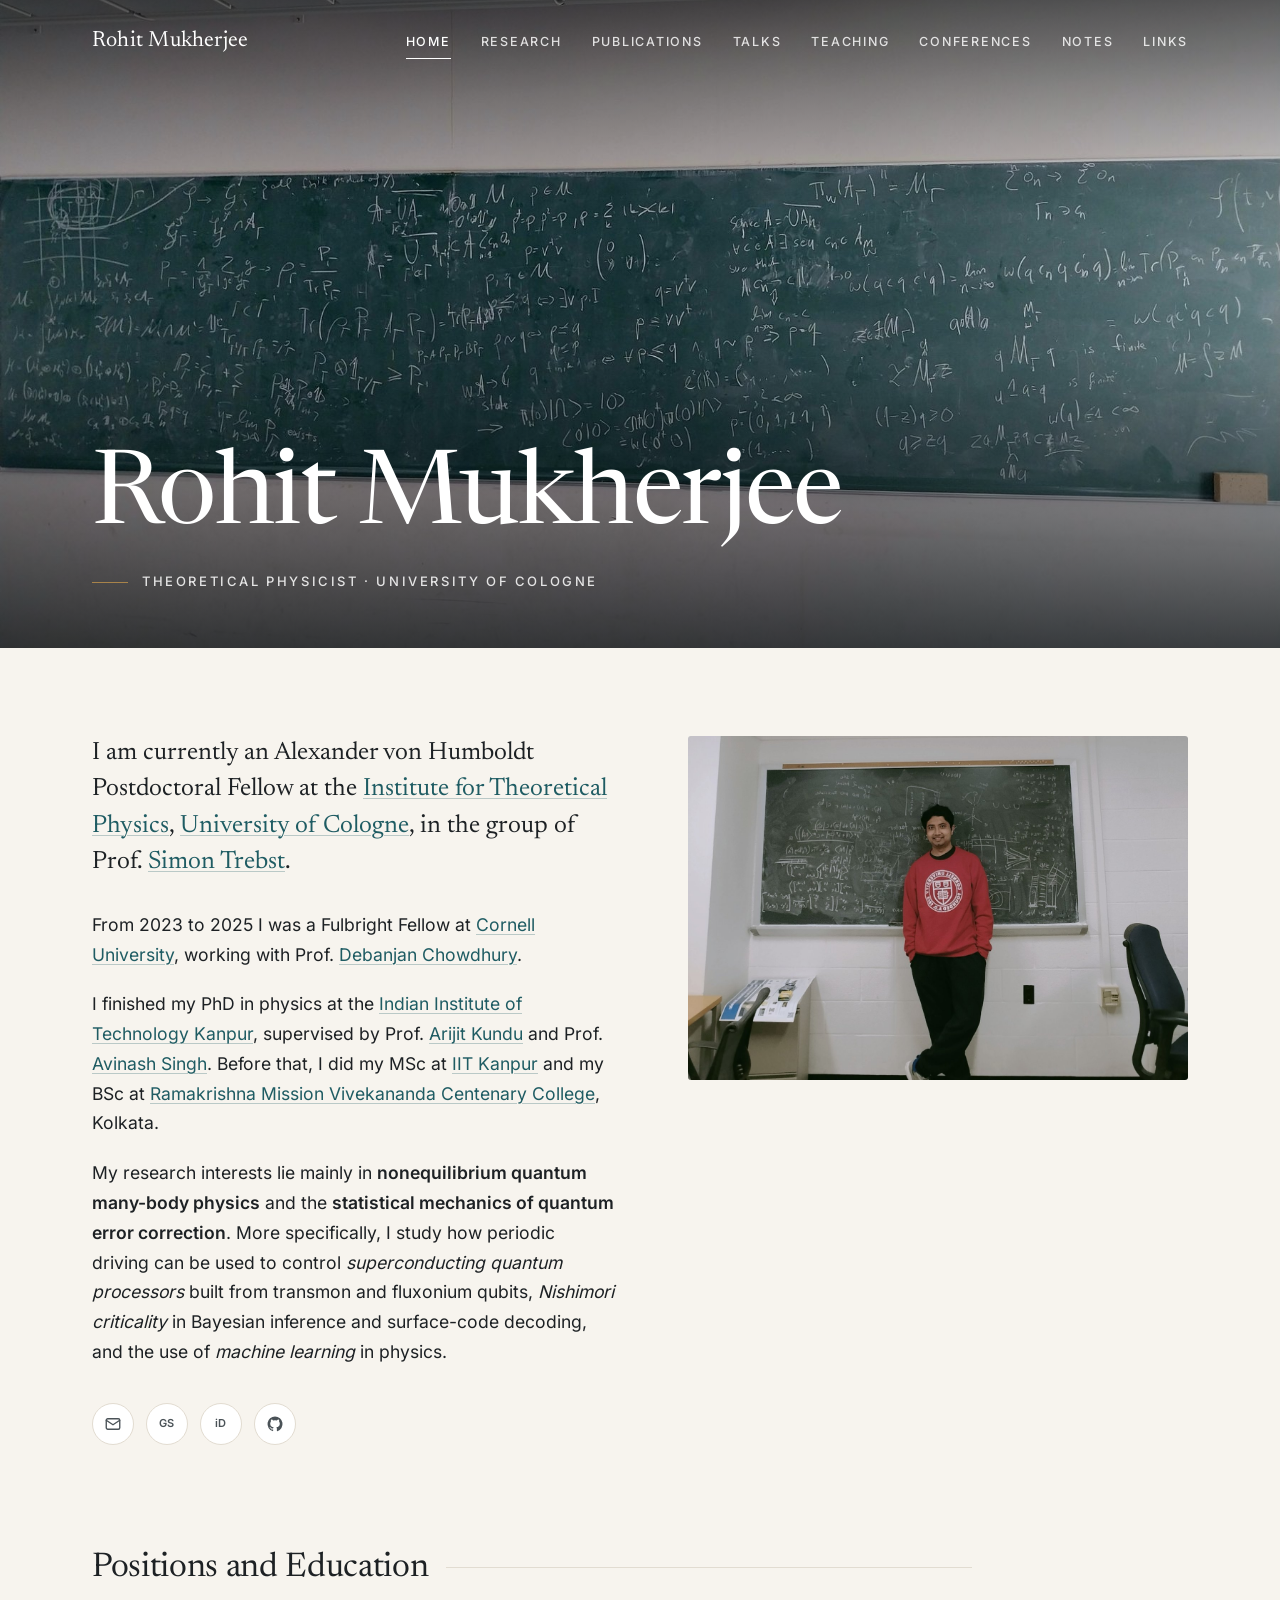
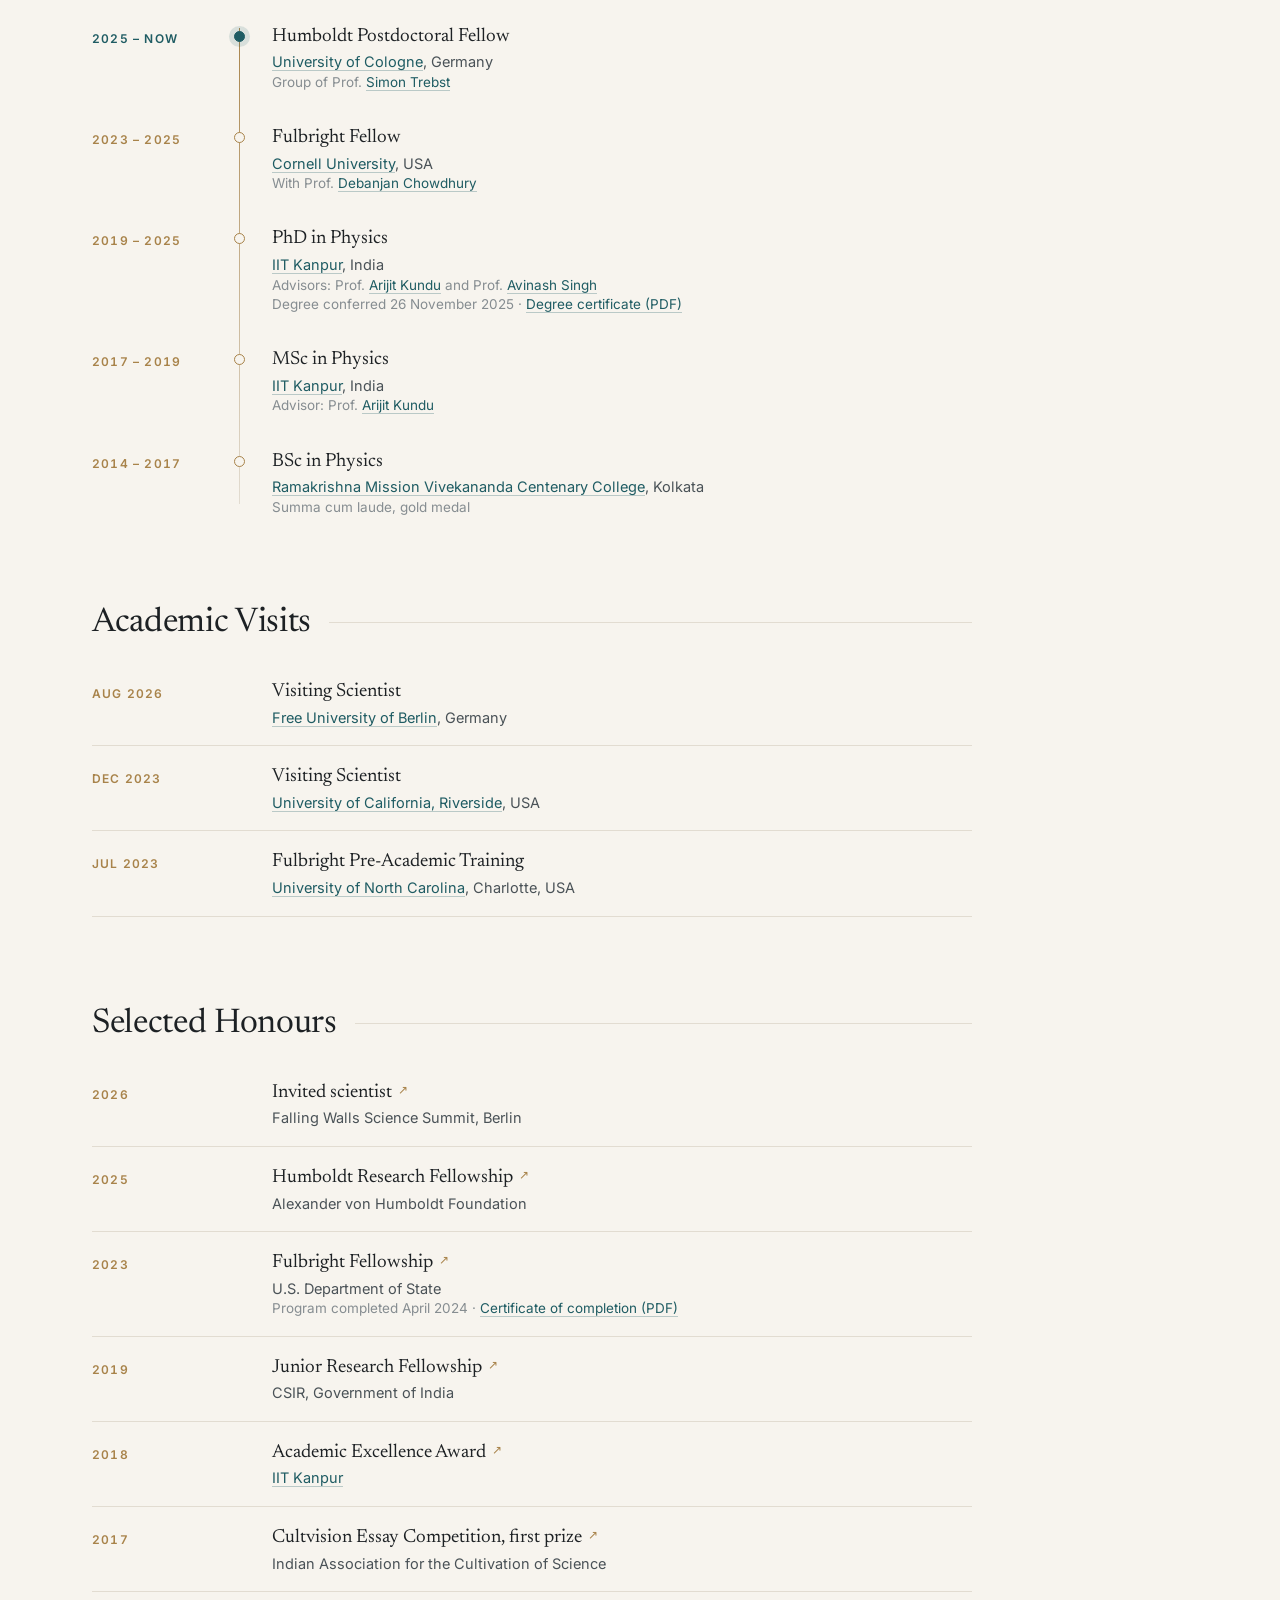
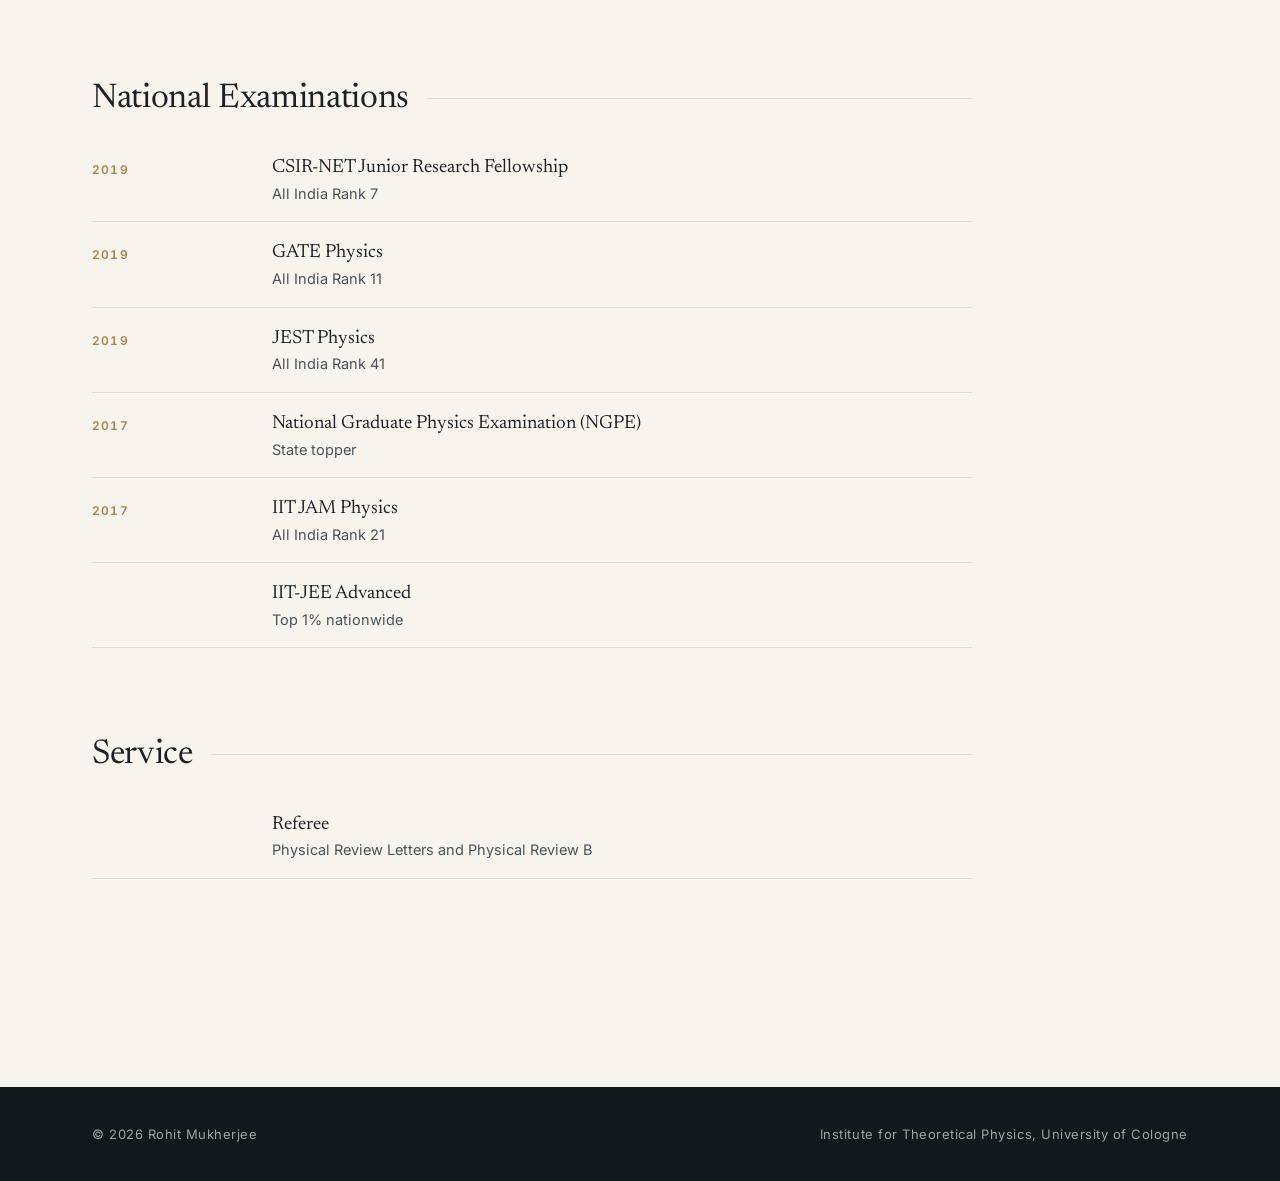
<file: index.html>
<!DOCTYPE html>
<html lang="en">
  <head>
    <meta charset="UTF-8" />
    <meta name="viewport" content="width=device-width, initial-scale=1.0" />
    <title>Rohit Mukherjee</title>
    <meta name="description" content="Rohit Mukherjee, Alexander von Humboldt postdoctoral fellow at the Institute for Theoretical Physics, University of Cologne. Nonequilibrium quantum many-body physics and statistical mechanics of quantum error correction." />
    <link href="/assets/fonts/fonts.css" rel="stylesheet" />
    <link rel="stylesheet" href="/assets/site.css" />
  </head>
  <body class="has-hero">
    <header class="topbar">
      <div class="topbar-inner">
        <a class="brand" href="/">Rohit Mukherjee</a>
        <input class="nav-toggle" id="nav-toggle" type="checkbox" />
        <label class="nav-toggle-label" for="nav-toggle" aria-label="Menu"><span></span><span></span><span></span></label>
        <nav class="topnav" aria-label="Primary">
          <a href="/" aria-current="page">Home</a>
          <a href="/research/">Research</a>
          <a href="/publications/">Publications</a>
          <a href="/talks/">Talks</a>
          <a href="/teaching/">Teaching</a>
          <a href="/conferences/">Conferences</a>
          <a href="/notes/">Notes</a>
          <a href="/links/">Links</a>
        </nav>
      </div>
    </header>
    <section class="banner banner-home" style="background-image: url('/assets/img/blackboard.jpg'); background-size: cover; background-position: center 60%">
      <div class="banner-inner">
        <h1>Rohit Mukherjee</h1>
        <p class="banner-sub">Theoretical physicist &middot; University of Cologne</p>
      </div>
    </section>
    <main class="page">
      <div class="home-grid section">
        <div class="prose">
          <p>I am currently an Alexander von Humboldt Postdoctoral Fellow at the <a href="https://www.thp.uni-koeln.de/">Institute for Theoretical Physics</a>, <a href="https://www.uni-koeln.de/">University of Cologne</a>, in the group of Prof. <a href="https://www.thp.uni-koeln.de/trebst/">Simon Trebst</a>.</p>
          <p>From 2023 to 2025 I was a Fulbright Fellow at <a href="https://physics.cornell.edu/">Cornell University</a>, working with Prof. <a href="https://physics.cornell.edu/debanjan-chowdhury">Debanjan Chowdhury</a>.</p>
          <p>I finished my PhD in physics at the <a href="https://www.iitk.ac.in/phy/">Indian Institute of Technology Kanpur</a>, supervised by Prof. <a href="https://home.iitk.ac.in/~kundua/">Arijit Kundu</a> and Prof. <a href="https://home.iitk.ac.in/~avinas/">Avinash Singh</a>. Before that, I did my MSc at <a href="https://www.iitk.ac.in/">IIT Kanpur</a> and my BSc at <a href="https://www.rkmvccrahara.org/">Ramakrishna Mission Vivekananda Centenary College</a>, Kolkata.</p>
          <p>My research interests lie mainly in <b>nonequilibrium quantum many-body physics</b> and the <b>statistical mechanics of quantum error correction</b>. More specifically, I study how periodic driving can be used to control <i>superconducting quantum processors</i> built from transmon and fluxonium qubits, <i>Nishimori criticality</i> in Bayesian inference and surface-code decoding, and the use of <i>machine learning</i> in physics.</p>
          <div class="icon-row"><a href="mailto:rmukher3@uni-koeln.de" title="Email" aria-label="Email"><svg viewBox="0 0 24 24" fill="none" stroke="currentColor" stroke-width="1.8" stroke-linecap="round" stroke-linejoin="round"><rect x="3" y="5" width="18" height="14" rx="2"/><path d="m3 7 9 6 9-6"/></svg></a><a href="https://scholar.google.com/citations?hl=en&amp;user=v8mCv8QAAAAJ&amp;view_op=list_works&amp;sortby=pubdate" title="Google Scholar" aria-label="Google Scholar">GS</a><a href="https://orcid.org/0000-0002-8428-6194" title="ORCID" aria-label="ORCID">iD</a><a href="https://github.com/rohitthpkoln-dotcom" title="GitHub" aria-label="GitHub"><svg viewBox="0 0 24 24" fill="currentColor"><path d="M12 2a10 10 0 0 0-3.16 19.49c.5.09.68-.22.68-.48v-1.7c-2.78.6-3.37-1.34-3.37-1.34-.45-1.16-1.11-1.47-1.11-1.47-.91-.62.07-.6.07-.6 1 .07 1.53 1.03 1.53 1.03.9 1.52 2.34 1.08 2.91.83.09-.65.35-1.08.63-1.33-2.22-.25-4.55-1.11-4.55-4.94 0-1.09.39-1.98 1.03-2.68-.1-.25-.45-1.27.1-2.64 0 0 .84-.27 2.75 1.02a9.56 9.56 0 0 1 5 0c1.91-1.29 2.75-1.02 2.75-1.02.55 1.37.2 2.39.1 2.64.64.7 1.03 1.59 1.03 2.68 0 3.84-2.34 4.68-4.57 4.93.36.31.68.92.68 1.85v2.75c0 .27.18.58.69.48A10 10 0 0 0 12 2Z"/></svg></a></div>
        </div>
        <figure class="photo-card" style="margin:0"><img src="/assets/img/portrait.jpg" alt="Photo of Rohit Mukherjee" /></figure>
      </div>
      <section class="section">
        <h2>Positions and Education</h2>
        <ul class="facts timeline">
          <li class="is-current"><span class="fact-when">2025 &ndash; now</span><span class="tl-dot" aria-hidden="true"></span><span class="fact-text">Humboldt Postdoctoral Fellow<span class="fact-place"><a href="https://www.uni-koeln.de/">University of Cologne</a>, Germany</span><span class="fact-sub">Group of Prof. <a href="https://www.thp.uni-koeln.de/trebst/">Simon Trebst</a></span></span></li>
          <li><span class="fact-when">2023 &ndash; 2025</span><span class="tl-dot" aria-hidden="true"></span><span class="fact-text">Fulbright Fellow<span class="fact-place"><a href="https://www.cornell.edu/">Cornell University</a>, USA</span><span class="fact-sub">With Prof. <a href="https://physics.cornell.edu/debanjan-chowdhury">Debanjan Chowdhury</a></span></span></li>
          <li><span class="fact-when">2019 &ndash; 2025</span><span class="tl-dot" aria-hidden="true"></span><span class="fact-text">PhD in Physics<span class="fact-place"><a href="https://www.iitk.ac.in/">IIT Kanpur</a>, India</span><span class="fact-sub">Advisors: Prof. <a href="https://home.iitk.ac.in/~kundua/">Arijit Kundu</a> and Prof. <a href="https://home.iitk.ac.in/~avinas/">Avinash Singh</a></span><span class="fact-sub">Degree conferred 26 November 2025 &middot; <a href="/assets/docs/phd-degree-certificate.pdf">Degree certificate (PDF)</a></span></span></li>
          <li><span class="fact-when">2017 &ndash; 2019</span><span class="tl-dot" aria-hidden="true"></span><span class="fact-text">MSc in Physics<span class="fact-place"><a href="https://www.iitk.ac.in/">IIT Kanpur</a>, India</span><span class="fact-sub">Advisor: Prof. <a href="https://home.iitk.ac.in/~kundua/">Arijit Kundu</a></span></span></li>
          <li><span class="fact-when">2014 &ndash; 2017</span><span class="tl-dot" aria-hidden="true"></span><span class="fact-text">BSc in Physics<span class="fact-place"><a href="https://www.rkmvccrahara.org/">Ramakrishna Mission Vivekananda Centenary College</a>, Kolkata</span><span class="fact-sub">Summa cum laude, gold medal</span></span></li>
        </ul>
      </section>
      <section class="section">
        <h2>Academic Visits</h2>
        <ul class="facts">
          <li><span class="fact-when">Aug 2026</span><span class="fact-text">Visiting Scientist<span class="fact-place"><a href="https://www.fu-berlin.de/">Free University of Berlin</a>, Germany</span></span></li>
          <li><span class="fact-when">Dec 2023</span><span class="fact-text">Visiting Scientist<span class="fact-place"><a href="https://www.ucr.edu/">University of California, Riverside</a>, USA</span></span></li>
          <li><span class="fact-when">Jul 2023</span><span class="fact-text">Fulbright Pre-Academic Training<span class="fact-place"><a href="https://www.charlotte.edu/">University of North Carolina</a>, Charlotte, USA</span></span></li>
        </ul>
      </section>
      <section class="section">
        <h2>Selected Honours</h2>
        <ul class="facts">
          <li><span class="fact-when">2026</span><span class="fact-text"><a class="fact-link" href="https://falling-walls.com/foundation/people/rohit-mukherjee">Invited scientist</a><span class="fact-place">Falling Walls Science Summit, Berlin</span></span></li>
          <li><span class="fact-when">2025</span><span class="fact-text"><a class="fact-link" href="https://www.humboldt-foundation.de/en/apply/sponsorship-programmes/humboldt-research-fellowship">Humboldt Research Fellowship</a><span class="fact-place">Alexander von Humboldt Foundation</span></span></li>
          <li><span class="fact-when">2023</span><span class="fact-text"><a class="fact-link" href="https://fulbrightprogram.org/">Fulbright Fellowship</a><span class="fact-place">U.S. Department of State</span><span class="fact-sub">Program completed April 2024 &middot; <a href="/assets/docs/fulbright-certificate.pdf">Certificate of completion (PDF)</a></span></span></li>
          <li><span class="fact-when">2019</span><span class="fact-text"><a class="fact-link" href="https://csirhrdg.res.in/">Junior Research Fellowship</a><span class="fact-place">CSIR, Government of India</span></span></li>
          <li><span class="fact-when">2018</span><span class="fact-text"><a class="fact-link" href="https://www.iitk.ac.in/">Academic Excellence Award</a><span class="fact-place"><a href="https://www.iitk.ac.in/">IIT Kanpur</a></span></span></li>
          <li><span class="fact-when">2017</span><span class="fact-text"><a class="fact-link" href="https://iacs.res.in/">Cultvision Essay Competition, first prize</a><span class="fact-place">Indian Association for the Cultivation of Science</span></span></li>
        </ul>
      </section>
      <section class="section">
        <h2>National Examinations</h2>
        <ul class="facts">
          <li><span class="fact-when">2019</span><span class="fact-text">CSIR-NET Junior Research Fellowship<span class="fact-place">All India Rank 7</span></span></li>
          <li><span class="fact-when">2019</span><span class="fact-text">GATE Physics<span class="fact-place">All India Rank 11</span></span></li>
          <li><span class="fact-when">2019</span><span class="fact-text">JEST Physics<span class="fact-place">All India Rank 41</span></span></li>
          <li><span class="fact-when">2017</span><span class="fact-text">National Graduate Physics Examination (NGPE)<span class="fact-place">State topper</span></span></li>
          <li><span class="fact-when">2017</span><span class="fact-text">IIT JAM Physics<span class="fact-place">All India Rank 21</span></span></li>
          <li><span class="fact-when"></span><span class="fact-text">IIT-JEE Advanced<span class="fact-place">Top 1% nationwide</span></span></li>
        </ul>
      </section>
      <section class="section">
        <h2>Service</h2>
        <ul class="facts">
          <li><span class="fact-when"></span><span class="fact-text">Referee<span class="fact-place">Physical Review Letters and Physical Review B</span></span></li>
        </ul>
      </section>
    </main>

    <footer class="footer">
      <div class="footer-inner">
        <span>&copy; 2026 Rohit Mukherjee</span>
        <span>Institute for Theoretical Physics, University of Cologne</span>
      </div>
    </footer>
  </body>
</html>
</file>
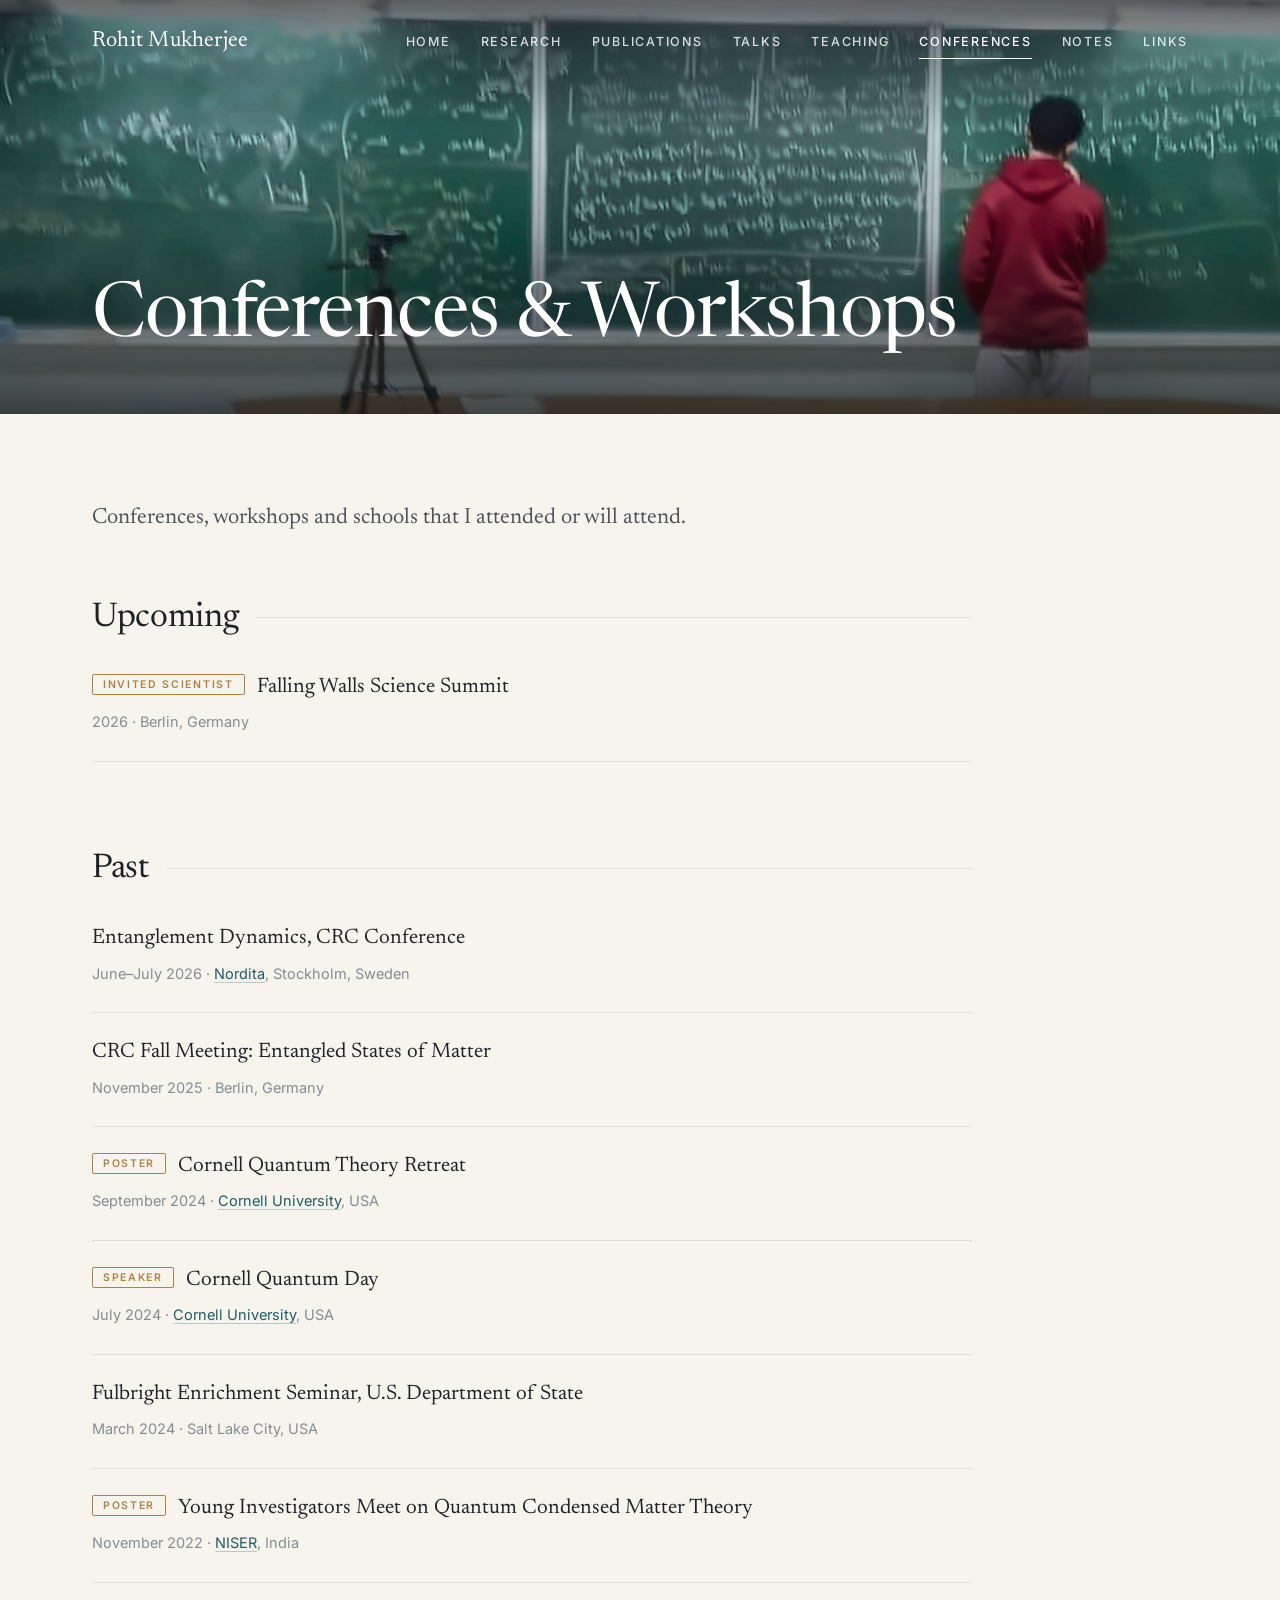
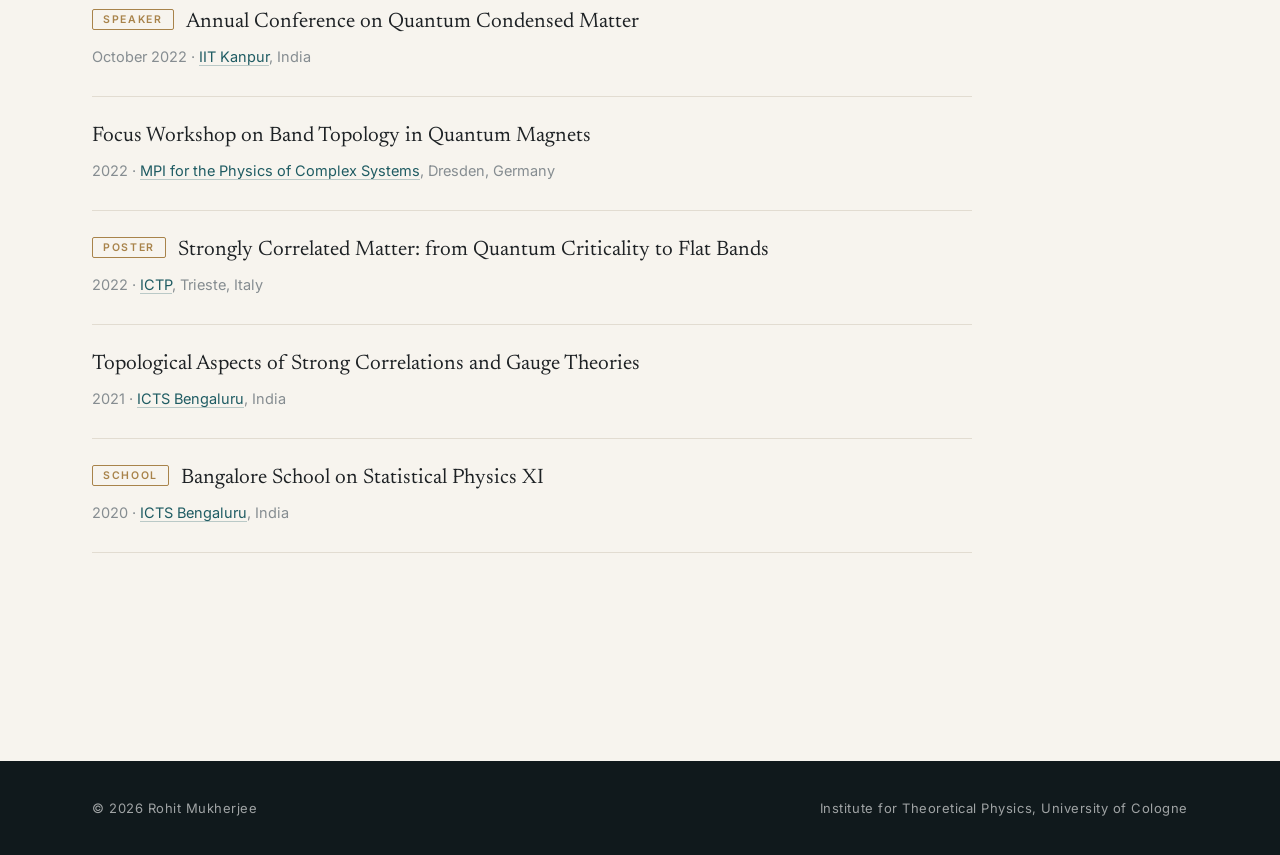
<file: conferences/index.html>
<!DOCTYPE html>
<html lang="en">
  <head>
    <meta charset="UTF-8" />
    <meta name="viewport" content="width=device-width, initial-scale=1.0" />
    <title>Conferences & Workshops | Rohit Mukherjee</title>
    <meta name="description" content="Rohit Mukherjee, Alexander von Humboldt postdoctoral fellow at the Institute for Theoretical Physics, University of Cologne. Nonequilibrium quantum many-body physics and statistical mechanics of quantum error correction." />
    <link href="/assets/fonts/fonts.css" rel="stylesheet" />
    <link rel="stylesheet" href="/assets/site.css" />
  </head>
  <body class="has-hero">
    <header class="topbar">
      <div class="topbar-inner">
        <a class="brand" href="/">Rohit Mukherjee</a>
        <input class="nav-toggle" id="nav-toggle" type="checkbox" />
        <label class="nav-toggle-label" for="nav-toggle" aria-label="Menu"><span></span><span></span><span></span></label>
        <nav class="topnav" aria-label="Primary">
          <a href="/">Home</a>
          <a href="/research/">Research</a>
          <a href="/publications/">Publications</a>
          <a href="/talks/">Talks</a>
          <a href="/teaching/">Teaching</a>
          <a href="/conferences/" aria-current="page">Conferences</a>
          <a href="/notes/">Notes</a>
          <a href="/links/">Links</a>
        </nav>
      </div>
    </header>
    <section class="banner banner-conferences" style="background-image: url('/assets/img/iitk-back.jpg'); background-size: cover; background-position: center 45%">
      <div class="banner-inner">
        <h1>Conferences &amp; Workshops</h1>
      </div>
    </section>
    <main class="page">
      <p class="page-intro">Conferences, workshops and schools that I attended or will attend.</p>
      <section class="section">
        <h2>Upcoming</h2>
      <ul class="entries">
        <li class="entry">
          <p class="entry-title"><span class="pill">Invited scientist</span><a href="https://falling-walls.com/foundation/people/rohit-mukherjee">Falling Walls Science Summit</a></p>
          <p class="entry-meta">2026 &middot; Berlin, Germany</p>
        </li>
      </ul>
      </section>
      <section class="section">
        <h2>Past</h2>
      <ul class="entries">
        <li class="entry">
          <p class="entry-title">Entanglement Dynamics, CRC Conference</p>
          <p class="entry-meta">June&ndash;July 2026 &middot; <a href="https://www.nordita.org/">Nordita</a>, Stockholm, Sweden</p>
        </li>
        <li class="entry">
          <p class="entry-title">CRC Fall Meeting: Entangled States of Matter</p>
          <p class="entry-meta">November 2025 &middot; Berlin, Germany</p>
        </li>
        <li class="entry">
          <p class="entry-title"><span class="pill">Poster</span>Cornell Quantum Theory Retreat</p>
          <p class="entry-meta">September 2024 &middot; <a href="https://www.cornell.edu/">Cornell University</a>, USA</p>
        </li>
        <li class="entry">
          <p class="entry-title"><span class="pill">Speaker</span>Cornell Quantum Day</p>
          <p class="entry-meta">July 2024 &middot; <a href="https://www.cornell.edu/">Cornell University</a>, USA</p>
        </li>
        <li class="entry">
          <p class="entry-title">Fulbright Enrichment Seminar, U.S. Department of State</p>
          <p class="entry-meta">March 2024 &middot; Salt Lake City, USA</p>
        </li>
        <li class="entry">
          <p class="entry-title"><span class="pill">Poster</span>Young Investigators Meet on Quantum Condensed Matter Theory</p>
          <p class="entry-meta">November 2022 &middot; <a href="https://www.niser.ac.in/">NISER</a>, India</p>
        </li>
        <li class="entry">
          <p class="entry-title"><span class="pill">Speaker</span>Annual Conference on Quantum Condensed Matter</p>
          <p class="entry-meta">October 2022 &middot; <a href="https://www.iitk.ac.in/">IIT Kanpur</a>, India</p>
        </li>
        <li class="entry">
          <p class="entry-title">Focus Workshop on Band Topology in Quantum Magnets</p>
          <p class="entry-meta">2022 &middot; <a href="https://www.pks.mpg.de/">MPI for the Physics of Complex Systems</a>, Dresden, Germany</p>
        </li>
        <li class="entry">
          <p class="entry-title"><span class="pill">Poster</span>Strongly Correlated Matter: from Quantum Criticality to Flat Bands</p>
          <p class="entry-meta">2022 &middot; <a href="https://www.ictp.it/">ICTP</a>, Trieste, Italy</p>
        </li>
        <li class="entry">
          <p class="entry-title">Topological Aspects of Strong Correlations and Gauge Theories</p>
          <p class="entry-meta">2021 &middot; <a href="https://www.icts.res.in/">ICTS Bengaluru</a>, India</p>
        </li>
        <li class="entry">
          <p class="entry-title"><span class="pill">School</span>Bangalore School on Statistical Physics XI</p>
          <p class="entry-meta">2020 &middot; <a href="https://www.icts.res.in/">ICTS Bengaluru</a>, India</p>
        </li>
      </ul>
      </section>
    </main>

    <footer class="footer">
      <div class="footer-inner">
        <span>&copy; 2026 Rohit Mukherjee</span>
        <span>Institute for Theoretical Physics, University of Cologne</span>
      </div>
    </footer>
  </body>
</html>
</file>
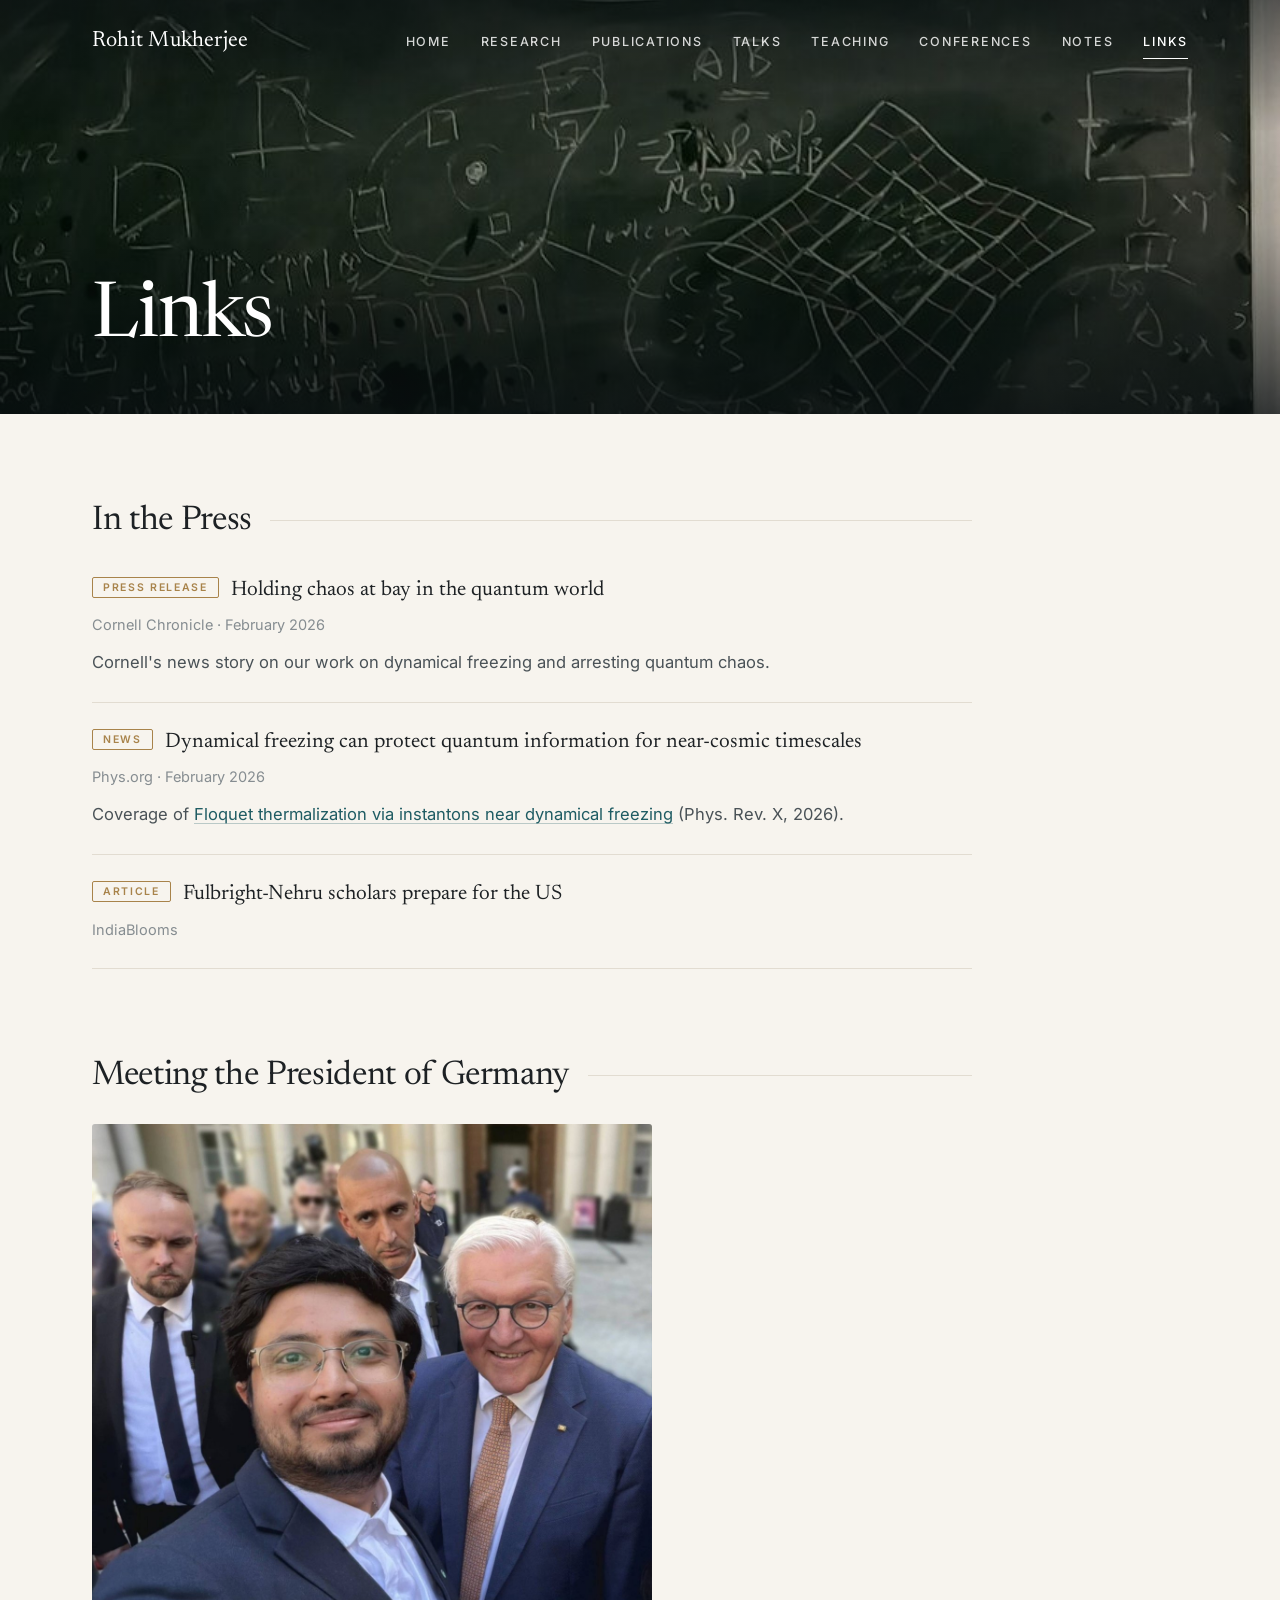
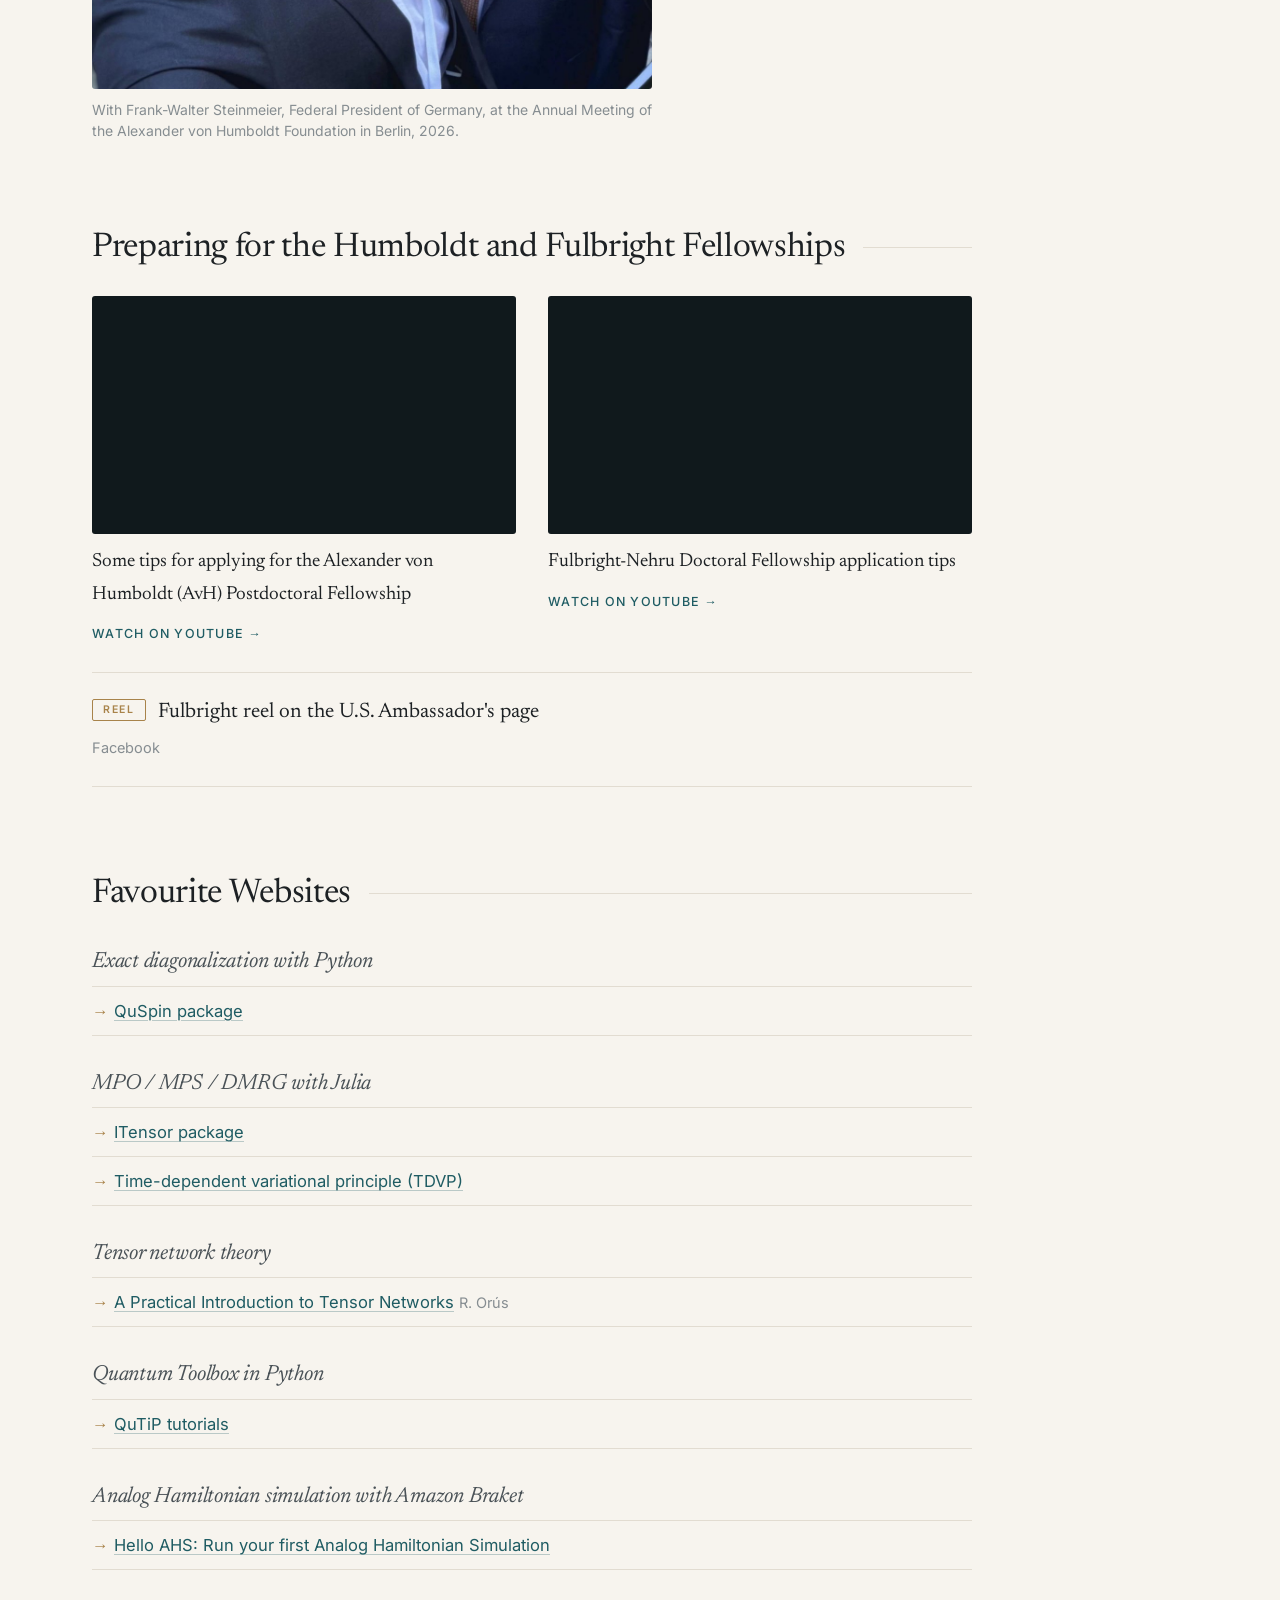
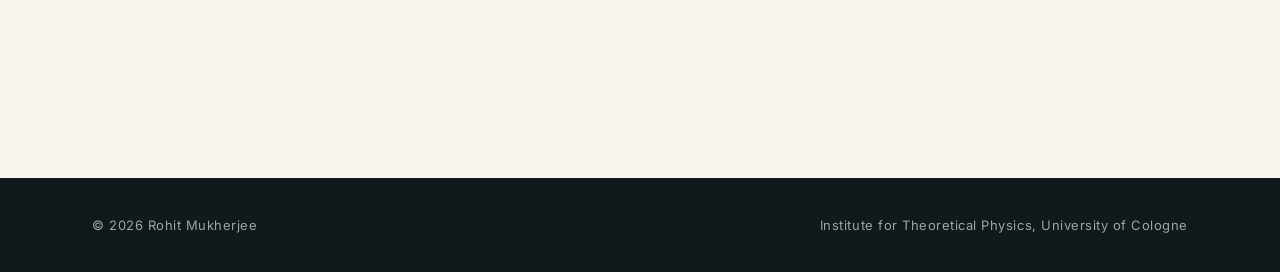
<file: links/index.html>
<!DOCTYPE html>
<html lang="en">
  <head>
    <meta charset="UTF-8" />
    <meta name="viewport" content="width=device-width, initial-scale=1.0" />
    <title>Links | Rohit Mukherjee</title>
    <meta name="description" content="Rohit Mukherjee, Alexander von Humboldt postdoctoral fellow at the Institute for Theoretical Physics, University of Cologne. Nonequilibrium quantum many-body physics and statistical mechanics of quantum error correction." />
    <link href="/assets/fonts/fonts.css" rel="stylesheet" />
    <link rel="stylesheet" href="/assets/site.css" />
  </head>
  <body class="has-hero">
    <header class="topbar">
      <div class="topbar-inner">
        <a class="brand" href="/">Rohit Mukherjee</a>
        <input class="nav-toggle" id="nav-toggle" type="checkbox" />
        <label class="nav-toggle-label" for="nav-toggle" aria-label="Menu"><span></span><span></span><span></span></label>
        <nav class="topnav" aria-label="Primary">
          <a href="/">Home</a>
          <a href="/research/">Research</a>
          <a href="/publications/">Publications</a>
          <a href="/talks/">Talks</a>
          <a href="/teaching/">Teaching</a>
          <a href="/conferences/">Conferences</a>
          <a href="/notes/">Notes</a>
          <a href="/links/" aria-current="page">Links</a>
        </nav>
      </div>
    </header>
    <section class="banner banner-links" style="background-image: url('/assets/img/magnets-board.jpg'); background-size: cover; background-position: center 40%">
      <div class="banner-inner">
        <h1>Links</h1>
      </div>
    </section>
    <main class="page">
      <section class="section">
        <h2>In the Press</h2>
        <ul class="entries">
        <li class="entry">
          <p class="entry-title"><span class="pill">Press release</span><a href="https://news.cornell.edu/stories/2026/02/holding-chaos-bay-quantum-world">Holding chaos at bay in the quantum world</a></p>
          <p class="entry-meta">Cornell Chronicle &middot; February 2026</p>
          <p class="entry-text">Cornell's news story on our work on dynamical freezing and arresting quantum chaos.</p>
        </li>
        <li class="entry">
          <p class="entry-title"><span class="pill">News</span><a href="https://phys.org/news/2026-02-dynamical-quantum-cosmic-timescales.html">Dynamical freezing can protect quantum information for near-cosmic timescales</a></p>
          <p class="entry-meta">Phys.org &middot; February 2026</p>
          <p class="entry-text">Coverage of <a href="/publications/">Floquet thermalization via instantons near dynamical freezing</a> (Phys. Rev. X, 2026).</p>
        </li>
        <li class="entry">
          <p class="entry-title"><span class="pill">Article</span><a href="https://www.indiablooms.com/life/fulbright-nehru-scholars-prepare-for-the-us/details">Fulbright-Nehru scholars prepare for the US</a></p>
          <p class="entry-meta">IndiaBlooms</p>
        </li>
        </ul>
      </section>
      <section class="section">
        <h2>Meeting the President of Germany</h2>
        <figure class="feature-photo">
          <img src="/assets/img/avh-president.jpg" alt="Rohit Mukherjee with Federal President Frank-Walter Steinmeier" loading="lazy" />
          <figcaption>With Frank-Walter Steinmeier, Federal President of Germany, at the Annual Meeting of the Alexander von Humboldt Foundation in Berlin, 2026.</figcaption>
        </figure>
      </section>
      <section class="section">
        <h2>Preparing for the Humboldt and Fulbright Fellowships</h2>
        <div class="video-grid">
          <figure class="video">
            <div class="video-frame"><iframe src="https://www.youtube-nocookie.com/embed/u0PjR2jVTic?start=16" title="Some Tips for Applying in Alexander von Humboldt (AvH) Postdoctoral Fellowship" loading="lazy" allow="accelerometer; encrypted-media; gyroscope; picture-in-picture; web-share" referrerpolicy="strict-origin-when-cross-origin" allowfullscreen></iframe></div>
            <figcaption>Some tips for applying for the Alexander von Humboldt (AvH) Postdoctoral Fellowship</figcaption><p class="entry-links"><span><a href="https://www.youtube.com/watch?v=u0PjR2jVTic&amp;t=16s">Watch on YouTube</a></span></p>
          </figure>
          <figure class="video">
            <div class="video-frame"><iframe src="https://www.youtube-nocookie.com/embed/E3uSQ6Kr_G0?start=578" title="Fulbright Nehru Doctoral Fellowship Application Tips" loading="lazy" allow="accelerometer; encrypted-media; gyroscope; picture-in-picture; web-share" referrerpolicy="strict-origin-when-cross-origin" allowfullscreen></iframe></div>
            <figcaption>Fulbright-Nehru Doctoral Fellowship application tips</figcaption><p class="entry-links"><span><a href="https://www.youtube.com/watch?v=E3uSQ6Kr_G0&amp;t=578s">Watch on YouTube</a></span></p>
          </figure>
        </div>
        <ul class="entries video-links">
        <li class="entry">
          <p class="entry-title"><span class="pill">Reel</span><a href="https://www.facebook.com/reel/619657096763705">Fulbright reel on the U.S. Ambassador's page</a></p>
          <p class="entry-meta">Facebook</p>
        </li>
        </ul>
      </section>
      <section class="section">
        <h2>Favourite Websites</h2>
        <h3>Exact diagonalization with Python</h3>
        <ul class="resource-list">
          <li><a href="https://quspin.github.io/QuSpin/">QuSpin package</a></li>
        </ul>
        <h3>MPO / MPS / DMRG with Julia</h3>
        <ul class="resource-list">
          <li><a href="https://itensor.org/">ITensor package</a></li>
          <li><a href="https://github.com/ITensor/ITensorTDVP.jl">Time-dependent variational principle (TDVP)</a></li>
        </ul>
        <h3>Tensor network theory</h3>
        <ul class="resource-list">
          <li><a href="https://arxiv.org/abs/1306.2164">A Practical Introduction to Tensor Networks</a> <span class="entry-meta">R. Or&uacute;s</span></li>
        </ul>
        <h3>Quantum Toolbox in Python</h3>
        <ul class="resource-list">
          <li><a href="https://qutip.org/qutip-tutorials/">QuTiP tutorials</a></li>
        </ul>
        <h3>Analog Hamiltonian simulation with Amazon Braket</h3>
        <ul class="resource-list">
          <li><a href="https://docs.aws.amazon.com/braket/latest/developerguide/braket-get-started-hello-ahs.html">Hello AHS: Run your first Analog Hamiltonian Simulation</a></li>
        </ul>
      </section>
    </main>

    <footer class="footer">
      <div class="footer-inner">
        <span>&copy; 2026 Rohit Mukherjee</span>
        <span>Institute for Theoretical Physics, University of Cologne</span>
      </div>
    </footer>
  </body>
</html>
</file>
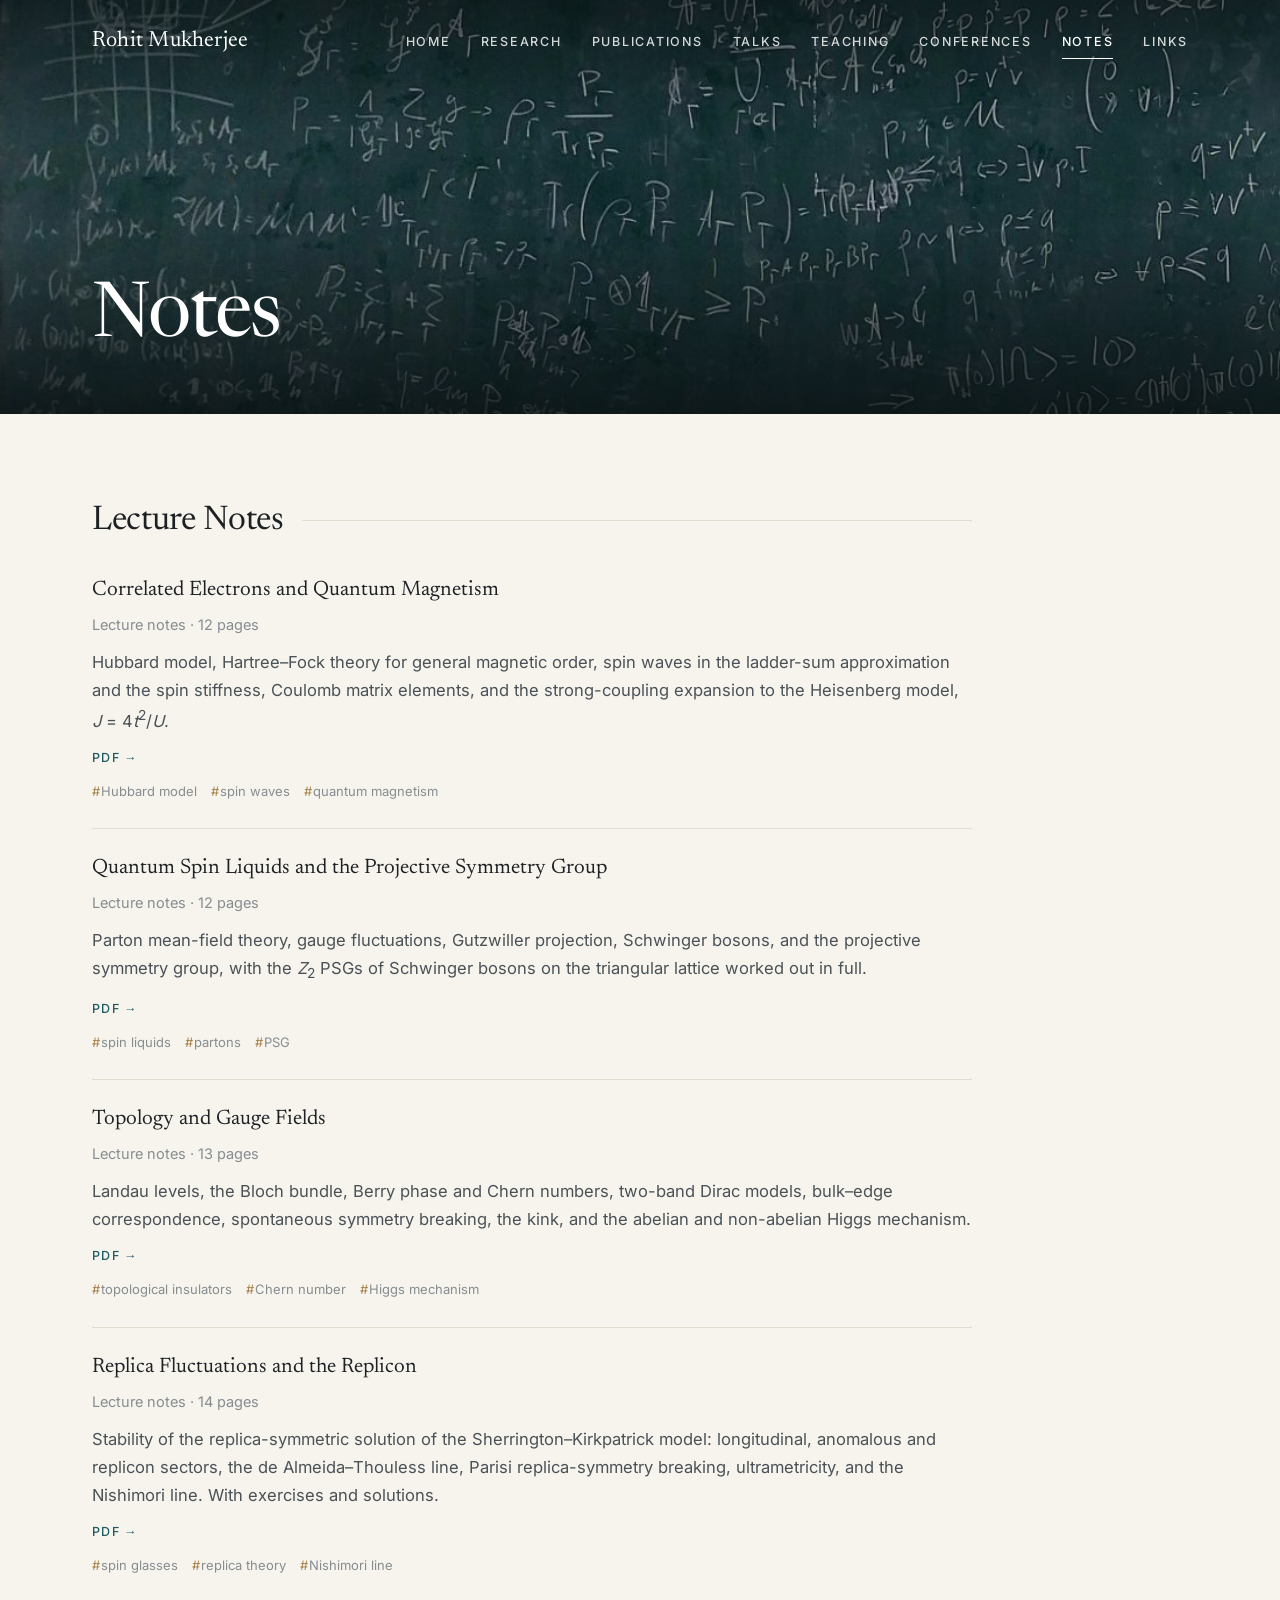
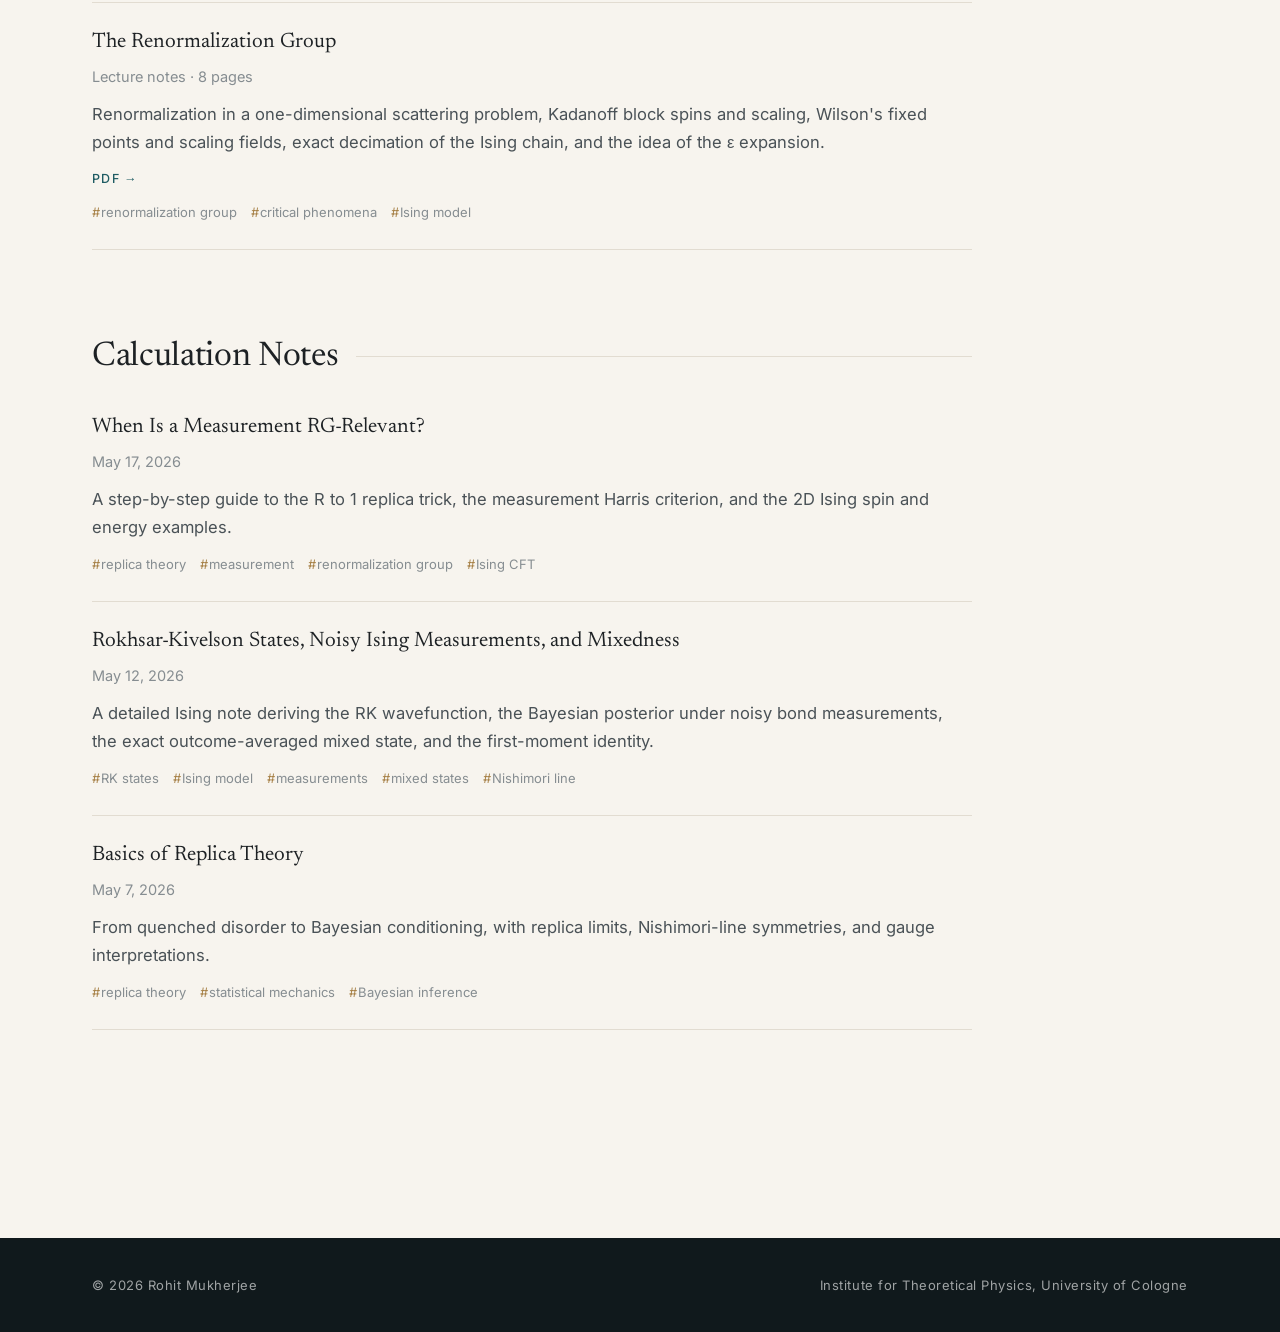
<file: notes/index.html>
<!DOCTYPE html>
<html lang="en">
  <head>
    <meta charset="UTF-8" />
    <meta name="viewport" content="width=device-width, initial-scale=1.0" />
    <title>Notes | Rohit Mukherjee</title>
    <meta name="description" content="Rohit Mukherjee, Alexander von Humboldt postdoctoral fellow at the Institute for Theoretical Physics, University of Cologne. Nonequilibrium quantum many-body physics and statistical mechanics of quantum error correction." />
    <link href="/assets/fonts/fonts.css" rel="stylesheet" />
    <link rel="stylesheet" href="/assets/site.css" />
  </head>
  <body class="has-hero">
    <header class="topbar">
      <div class="topbar-inner">
        <a class="brand" href="/">Rohit Mukherjee</a>
        <input class="nav-toggle" id="nav-toggle" type="checkbox" />
        <label class="nav-toggle-label" for="nav-toggle" aria-label="Menu"><span></span><span></span><span></span></label>
        <nav class="topnav" aria-label="Primary">
          <a href="/">Home</a>
          <a href="/research/">Research</a>
          <a href="/publications/">Publications</a>
          <a href="/talks/">Talks</a>
          <a href="/teaching/">Teaching</a>
          <a href="/conferences/">Conferences</a>
          <a href="/notes/" aria-current="page">Notes</a>
          <a href="/links/">Links</a>
        </nav>
      </div>
    </header>
    <section class="banner banner-notes" style="background-image: url('/assets/img/board-left.jpg'); background-size: cover; background-position: center 50%">
      <div class="banner-inner">
        <h1>Notes</h1>
      </div>
    </section>
    <main class="page">
      <section class="section">
        <h2>Lecture Notes</h2>
      <ul class="entries">
        <li class="entry">
          <p class="entry-title"><a href="/assets/lectures/correlated_electrons_lecture.pdf">Correlated Electrons and Quantum Magnetism</a></p>
          <p class="entry-meta">Lecture notes &middot; 12 pages</p>
          <p class="entry-text">Hubbard model, Hartree&ndash;Fock theory for general magnetic order, spin waves in the ladder-sum approximation and the spin stiffness, Coulomb matrix elements, and the strong-coupling expansion to the Heisenberg model, <i>J</i> = 4<i>t</i><sup>2</sup>/<i>U</i>.</p>
          <p class="entry-links"><span><a href="/assets/lectures/correlated_electrons_lecture.pdf">PDF</a></span></p>
          <div class="tag-row"><span class="tag">Hubbard model</span><span class="tag">spin waves</span><span class="tag">quantum magnetism</span></div>
        </li>
        <li class="entry">
          <p class="entry-title"><a href="/assets/lectures/spin_liquids_psg_lecture.pdf">Quantum Spin Liquids and the Projective Symmetry Group</a></p>
          <p class="entry-meta">Lecture notes &middot; 12 pages</p>
          <p class="entry-text">Parton mean-field theory, gauge fluctuations, Gutzwiller projection, Schwinger bosons, and the projective symmetry group, with the <i>Z</i><sub>2</sub> PSGs of Schwinger bosons on the triangular lattice worked out in full.</p>
          <p class="entry-links"><span><a href="/assets/lectures/spin_liquids_psg_lecture.pdf">PDF</a></span></p>
          <div class="tag-row"><span class="tag">spin liquids</span><span class="tag">partons</span><span class="tag">PSG</span></div>
        </li>
        <li class="entry">
          <p class="entry-title"><a href="/assets/lectures/topology_gauge_lecture.pdf">Topology and Gauge Fields</a></p>
          <p class="entry-meta">Lecture notes &middot; 13 pages</p>
          <p class="entry-text">Landau levels, the Bloch bundle, Berry phase and Chern numbers, two-band Dirac models, bulk&ndash;edge correspondence, spontaneous symmetry breaking, the kink, and the abelian and non-abelian Higgs mechanism.</p>
          <p class="entry-links"><span><a href="/assets/lectures/topology_gauge_lecture.pdf">PDF</a></span></p>
          <div class="tag-row"><span class="tag">topological insulators</span><span class="tag">Chern number</span><span class="tag">Higgs mechanism</span></div>
        </li>
        <li class="entry">
          <p class="entry-title"><a href="/assets/lectures/replicon_lecture.pdf">Replica Fluctuations and the Replicon</a></p>
          <p class="entry-meta">Lecture notes &middot; 14 pages</p>
          <p class="entry-text">Stability of the replica-symmetric solution of the Sherrington&ndash;Kirkpatrick model: longitudinal, anomalous and replicon sectors, the de Almeida&ndash;Thouless line, Parisi replica-symmetry breaking, ultrametricity, and the Nishimori line. With exercises and solutions.</p>
          <p class="entry-links"><span><a href="/assets/lectures/replicon_lecture.pdf">PDF</a></span></p>
          <div class="tag-row"><span class="tag">spin glasses</span><span class="tag">replica theory</span><span class="tag">Nishimori line</span></div>
        </li>
        <li class="entry">
          <p class="entry-title"><a href="/assets/lectures/rg_lecture.pdf">The Renormalization Group</a></p>
          <p class="entry-meta">Lecture notes &middot; 8 pages</p>
          <p class="entry-text">Renormalization in a one-dimensional scattering problem, Kadanoff block spins and scaling, Wilson's fixed points and scaling fields, exact decimation of the Ising chain, and the idea of the &epsilon; expansion.</p>
          <p class="entry-links"><span><a href="/assets/lectures/rg_lecture.pdf">PDF</a></span></p>
          <div class="tag-row"><span class="tag">renormalization group</span><span class="tag">critical phenomena</span><span class="tag">Ising model</span></div>
        </li>
      </ul>
      </section>
      <section class="section">
        <h2>Calculation Notes</h2>
      <ul class="entries">
        <li class="entry">
          <p class="entry-title"><a href="/posts/when-is-measurement-rg-relevant/">When Is a Measurement RG-Relevant?</a></p>
          <p class="entry-meta">May 17, 2026</p>
          <p class="entry-text">A step-by-step guide to the R to 1 replica trick, the measurement Harris criterion, and the 2D Ising spin and energy examples.</p>
          <div class="tag-row"><span class="tag">replica theory</span><span class="tag">measurement</span><span class="tag">renormalization group</span><span class="tag">Ising CFT</span></div>
        </li>
        <li class="entry">
          <p class="entry-title"><a href="/posts/rk-ising-mixedness/">Rokhsar-Kivelson States, Noisy Ising Measurements, and Mixedness</a></p>
          <p class="entry-meta">May 12, 2026</p>
          <p class="entry-text">A detailed Ising note deriving the RK wavefunction, the Bayesian posterior under noisy bond measurements, the exact outcome-averaged mixed state, and the first-moment identity.</p>
          <div class="tag-row"><span class="tag">RK states</span><span class="tag">Ising model</span><span class="tag">measurements</span><span class="tag">mixed states</span><span class="tag">Nishimori line</span></div>
        </li>
        <li class="entry">
          <p class="entry-title"><a href="/posts/basics-of-replica-theory/">Basics of Replica Theory</a></p>
          <p class="entry-meta">May 7, 2026</p>
          <p class="entry-text">From quenched disorder to Bayesian conditioning, with replica limits, Nishimori-line symmetries, and gauge interpretations.</p>
          <div class="tag-row"><span class="tag">replica theory</span><span class="tag">statistical mechanics</span><span class="tag">Bayesian inference</span></div>
        </li>
      </ul>
      </section>
    </main>

    <footer class="footer">
      <div class="footer-inner">
        <span>&copy; 2026 Rohit Mukherjee</span>
        <span>Institute for Theoretical Physics, University of Cologne</span>
      </div>
    </footer>
  </body>
</html>
</file>
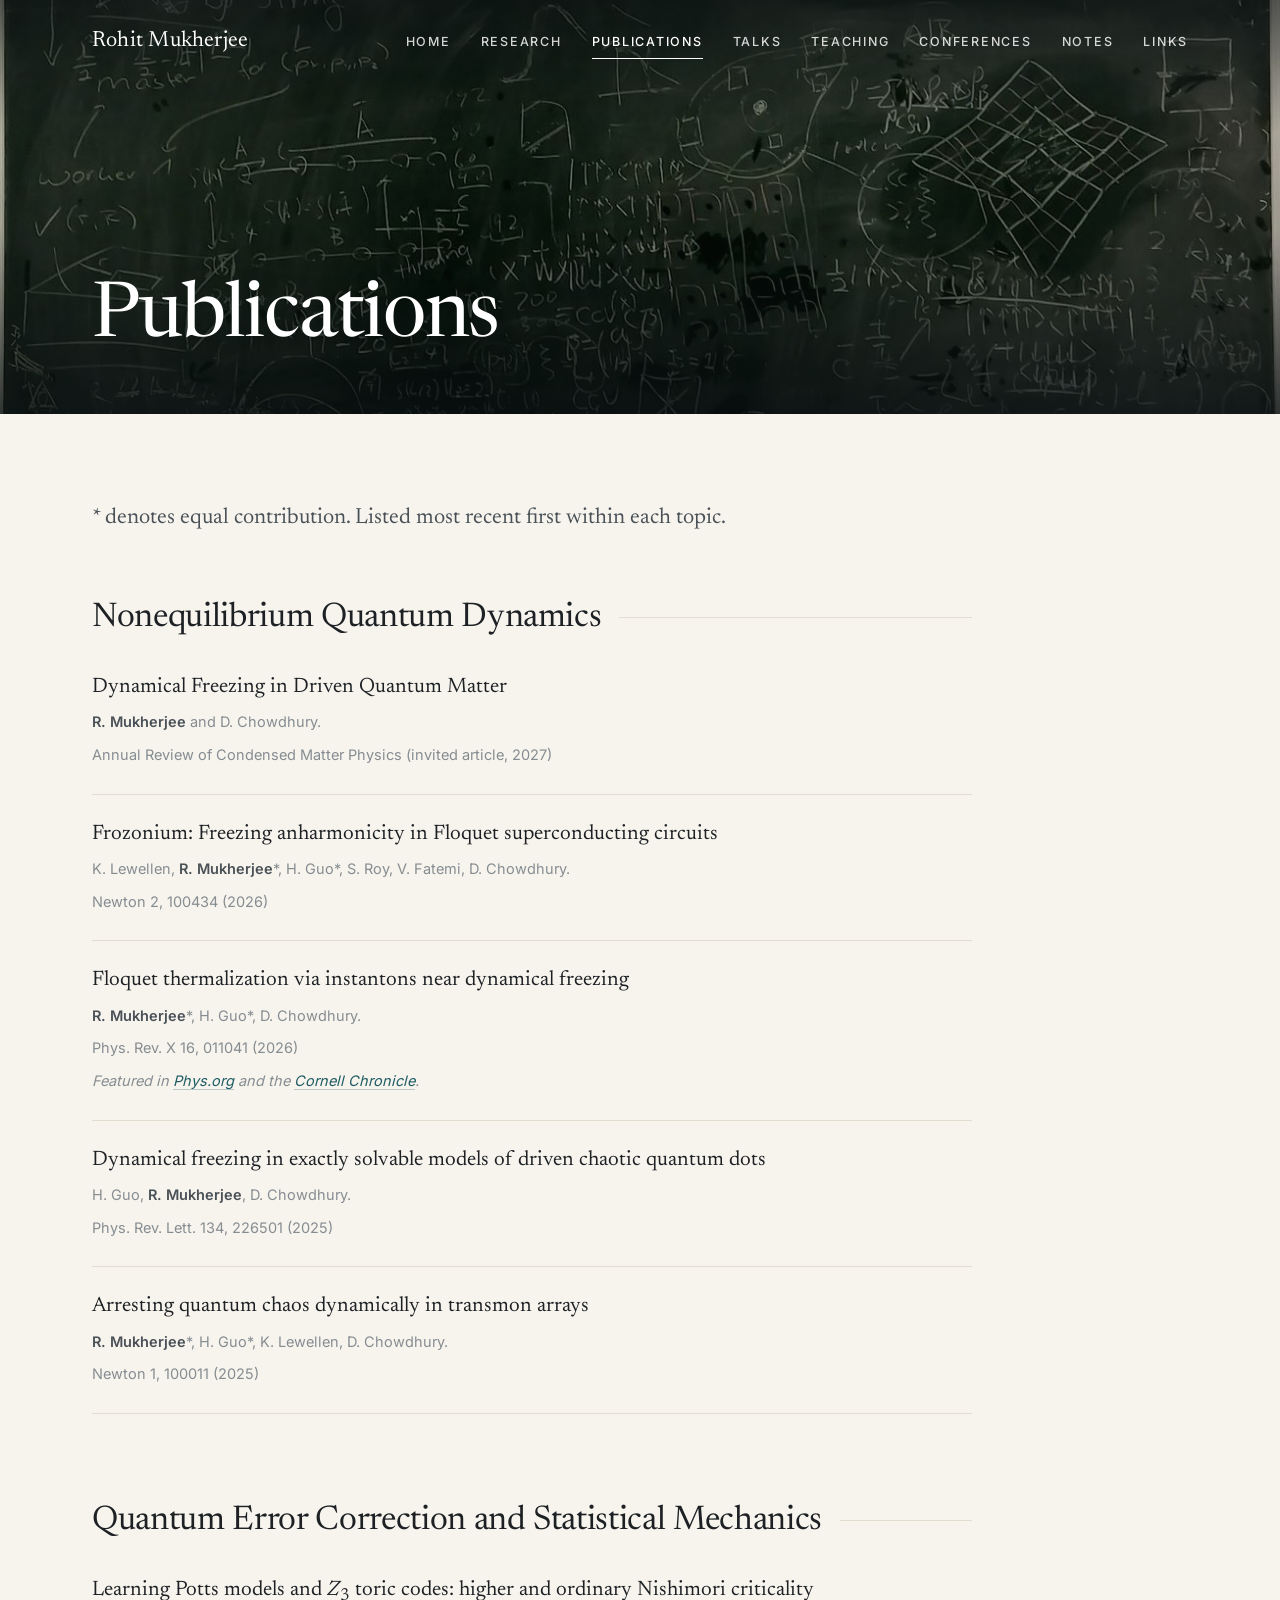
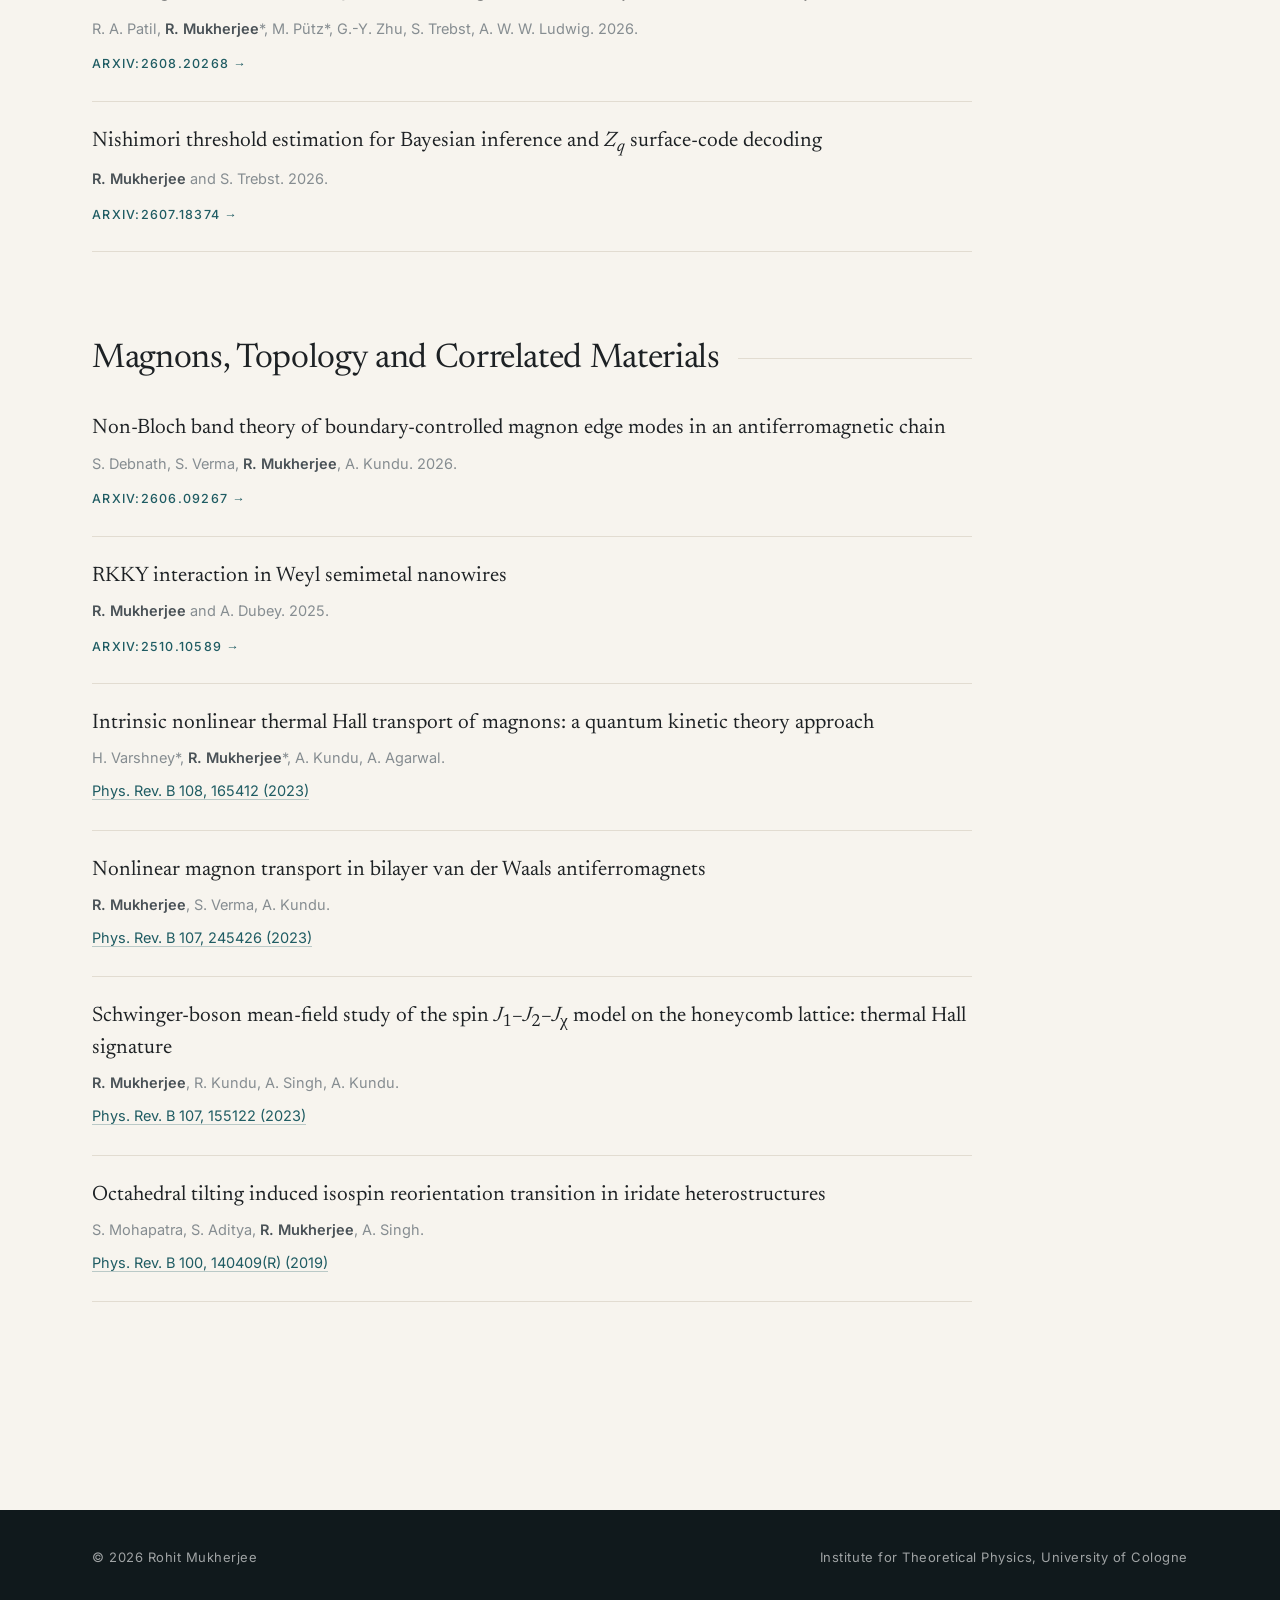
<file: publications/index.html>
<!DOCTYPE html>
<html lang="en">
  <head>
    <meta charset="UTF-8" />
    <meta name="viewport" content="width=device-width, initial-scale=1.0" />
    <title>Publications | Rohit Mukherjee</title>
    <meta name="description" content="Rohit Mukherjee, Alexander von Humboldt postdoctoral fellow at the Institute for Theoretical Physics, University of Cologne. Nonequilibrium quantum many-body physics and statistical mechanics of quantum error correction." />
    <link href="/assets/fonts/fonts.css" rel="stylesheet" />
    <link rel="stylesheet" href="/assets/site.css" />
  </head>
  <body class="has-hero">
    <header class="topbar">
      <div class="topbar-inner">
        <a class="brand" href="/">Rohit Mukherjee</a>
        <input class="nav-toggle" id="nav-toggle" type="checkbox" />
        <label class="nav-toggle-label" for="nav-toggle" aria-label="Menu"><span></span><span></span><span></span></label>
        <nav class="topnav" aria-label="Primary">
          <a href="/">Home</a>
          <a href="/research/">Research</a>
          <a href="/publications/" aria-current="page">Publications</a>
          <a href="/talks/">Talks</a>
          <a href="/teaching/">Teaching</a>
          <a href="/conferences/">Conferences</a>
          <a href="/notes/">Notes</a>
          <a href="/links/">Links</a>
        </nav>
      </div>
    </header>
    <section class="banner banner-publications" style="background-image: url('/assets/img/cologne-board.jpg'); background-size: cover; background-position: center 40%">
      <div class="banner-inner">
        <h1>Publications</h1>
      </div>
    </section>
    <main class="page">
      <p class="page-intro">* denotes equal contribution. Listed most recent first within each topic.</p>
      <section class="section">
        <h2>Nonequilibrium Quantum Dynamics</h2>
        <ul class="entries">
        <li class="entry">
          <p class="entry-title"><a href="https://www.annualreviews.org/content/journals/conmatphys">Dynamical Freezing in Driven Quantum Matter</a></p>
          <p class="entry-meta"><b>R. Mukherjee</b> and D. Chowdhury.</p>
          <p class="entry-meta">Annual Review of Condensed Matter Physics (invited article, 2027)</p>
        </li>
        <li class="entry">
          <p class="entry-title"><a href="https://scholar.google.com/scholar?q=%22Frozonium%3A%20Freezing%20anharmonicity%20in%20Floquet%20superconducting%20circuits%22">Frozonium: Freezing anharmonicity in Floquet superconducting circuits</a></p>
          <p class="entry-meta">K. Lewellen, <b>R. Mukherjee</b>*, H. Guo*, S. Roy, V. Fatemi, D. Chowdhury.</p>
          <p class="entry-meta">Newton 2, 100434 (2026)</p>
        </li>
        <li class="entry">
          <p class="entry-title"><a href="https://scholar.google.com/scholar?q=%22Floquet%20thermalization%20via%20instantons%20near%20dynamical%20freezing%22">Floquet thermalization via instantons near dynamical freezing</a></p>
          <p class="entry-meta"><b>R. Mukherjee</b>*, H. Guo*, D. Chowdhury.</p>
          <p class="entry-meta">Phys. Rev. X 16, 011041 (2026)</p>
          <p class="entry-meta"><i>Featured in <a href="https://phys.org/news/2026-02-dynamical-quantum-cosmic-timescales.html">Phys.org</a> and the <a href="https://news.cornell.edu/stories/2026/02/holding-chaos-bay-quantum-world">Cornell Chronicle</a>.</i></p>
        </li>
        <li class="entry">
          <p class="entry-title"><a href="https://scholar.google.com/scholar?q=%22Dynamical%20freezing%20in%20exactly%20solvable%20models%20of%20driven%20chaotic%20quantum%20dots%22">Dynamical freezing in exactly solvable models of driven chaotic quantum dots</a></p>
          <p class="entry-meta">H. Guo, <b>R. Mukherjee</b>, D. Chowdhury.</p>
          <p class="entry-meta">Phys. Rev. Lett. 134, 226501 (2025)</p>
        </li>
        <li class="entry">
          <p class="entry-title"><a href="https://scholar.google.com/scholar?q=%22Arresting%20quantum%20chaos%20dynamically%20in%20transmon%20arrays%22">Arresting quantum chaos dynamically in transmon arrays</a></p>
          <p class="entry-meta"><b>R. Mukherjee</b>*, H. Guo*, K. Lewellen, D. Chowdhury.</p>
          <p class="entry-meta">Newton 1, 100011 (2025)</p>
        </li>
        </ul>
      </section>
      <section class="section">
        <h2>Quantum Error Correction and Statistical Mechanics</h2>
        <ul class="entries">
        <li class="entry">
          <p class="entry-title"><a href="https://arxiv.org/abs/2608.20268">Learning Potts models and <i>Z</i><sub>3</sub> toric codes: higher and ordinary Nishimori criticality</a></p>
          <p class="entry-meta">R. A. Patil, <b>R. Mukherjee</b>*, M. P&uuml;tz*, G.-Y. Zhu, S. Trebst, A. W. W. Ludwig. 2026.</p>
          <p class="entry-links"><span><a href="https://arxiv.org/abs/2608.20268">arXiv:2608.20268</a></span></p>
        </li>
        <li class="entry">
          <p class="entry-title"><a href="https://arxiv.org/abs/2607.18374">Nishimori threshold estimation for Bayesian inference and <i>Z<sub>q</sub></i> surface-code decoding</a></p>
          <p class="entry-meta"><b>R. Mukherjee</b> and S. Trebst. 2026.</p>
          <p class="entry-links"><span><a href="https://arxiv.org/abs/2607.18374">arXiv:2607.18374</a></span></p>
        </li>
        </ul>
      </section>
      <section class="section">
        <h2>Magnons, Topology and Correlated Materials</h2>
        <ul class="entries">
        <li class="entry">
          <p class="entry-title"><a href="https://arxiv.org/abs/2606.09267">Non-Bloch band theory of boundary-controlled magnon edge modes in an antiferromagnetic chain</a></p>
          <p class="entry-meta">S. Debnath, S. Verma, <b>R. Mukherjee</b>, A. Kundu. 2026.</p>
          <p class="entry-links"><span><a href="https://arxiv.org/abs/2606.09267">arXiv:2606.09267</a></span></p>
        </li>
        <li class="entry">
          <p class="entry-title"><a href="https://arxiv.org/abs/2510.10589">RKKY interaction in Weyl semimetal nanowires</a></p>
          <p class="entry-meta"><b>R. Mukherjee</b> and A. Dubey. 2025.</p>
          <p class="entry-links"><span><a href="https://arxiv.org/abs/2510.10589">arXiv:2510.10589</a></span></p>
        </li>
        <li class="entry">
          <p class="entry-title"><a href="https://doi.org/10.1103/PhysRevB.108.165412">Intrinsic nonlinear thermal Hall transport of magnons: a quantum kinetic theory approach</a></p>
          <p class="entry-meta">H. Varshney*, <b>R. Mukherjee</b>*, A. Kundu, A. Agarwal.</p>
          <p class="entry-meta"><a href="https://doi.org/10.1103/PhysRevB.108.165412">Phys. Rev. B 108, 165412 (2023)</a></p>
        </li>
        <li class="entry">
          <p class="entry-title"><a href="https://doi.org/10.1103/PhysRevB.107.245426">Nonlinear magnon transport in bilayer van der Waals antiferromagnets</a></p>
          <p class="entry-meta"><b>R. Mukherjee</b>, S. Verma, A. Kundu.</p>
          <p class="entry-meta"><a href="https://doi.org/10.1103/PhysRevB.107.245426">Phys. Rev. B 107, 245426 (2023)</a></p>
        </li>
        <li class="entry">
          <p class="entry-title"><a href="https://doi.org/10.1103/PhysRevB.107.155122">Schwinger-boson mean-field study of the spin <i>J</i><sub>1</sub>&ndash;<i>J</i><sub>2</sub>&ndash;<i>J</i><sub>&chi;</sub> model on the honeycomb lattice: thermal Hall signature</a></p>
          <p class="entry-meta"><b>R. Mukherjee</b>, R. Kundu, A. Singh, A. Kundu.</p>
          <p class="entry-meta"><a href="https://doi.org/10.1103/PhysRevB.107.155122">Phys. Rev. B 107, 155122 (2023)</a></p>
        </li>
        <li class="entry">
          <p class="entry-title"><a href="https://doi.org/10.1103/PhysRevB.100.140409">Octahedral tilting induced isospin reorientation transition in iridate heterostructures</a></p>
          <p class="entry-meta">S. Mohapatra, S. Aditya, <b>R. Mukherjee</b>, A. Singh.</p>
          <p class="entry-meta"><a href="https://doi.org/10.1103/PhysRevB.100.140409">Phys. Rev. B 100, 140409(R) (2019)</a></p>
        </li>
        </ul>
      </section>
    </main>

    <footer class="footer">
      <div class="footer-inner">
        <span>&copy; 2026 Rohit Mukherjee</span>
        <span>Institute for Theoretical Physics, University of Cologne</span>
      </div>
    </footer>
  </body>
</html>
</file>
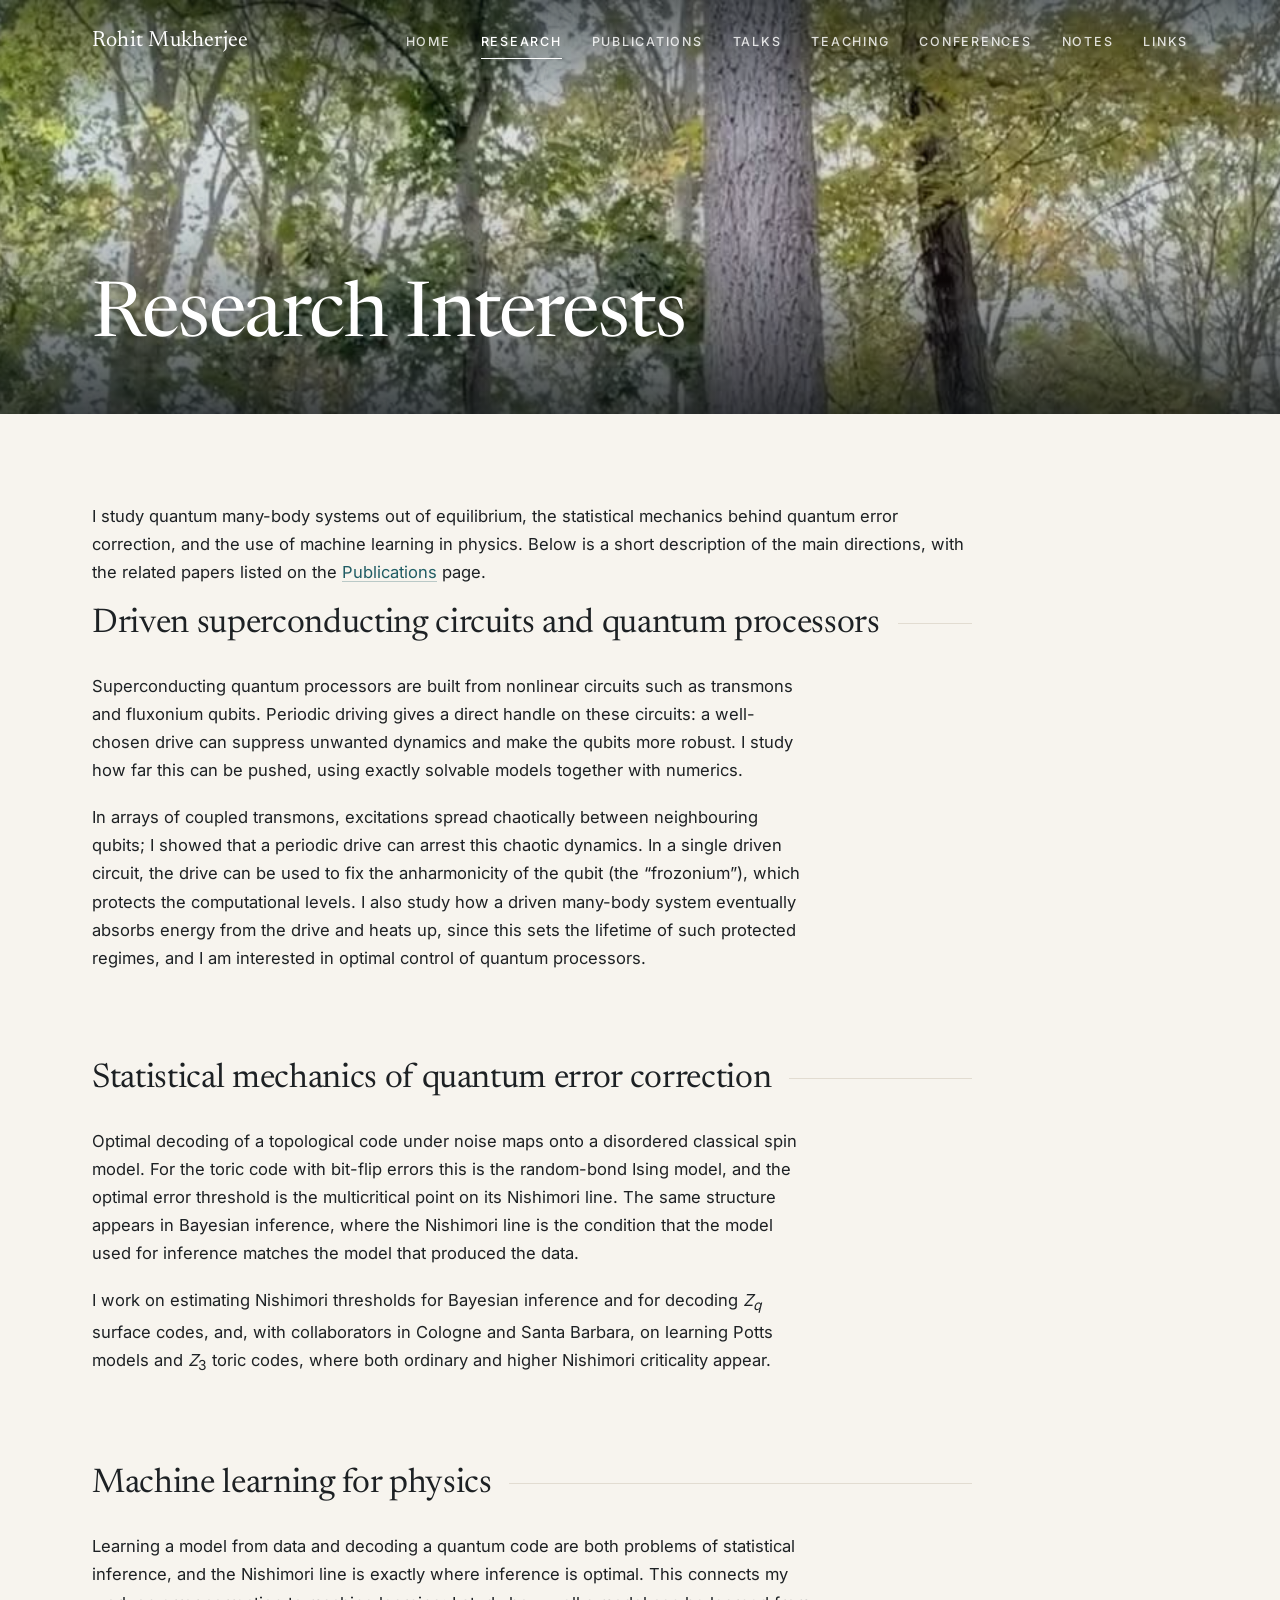
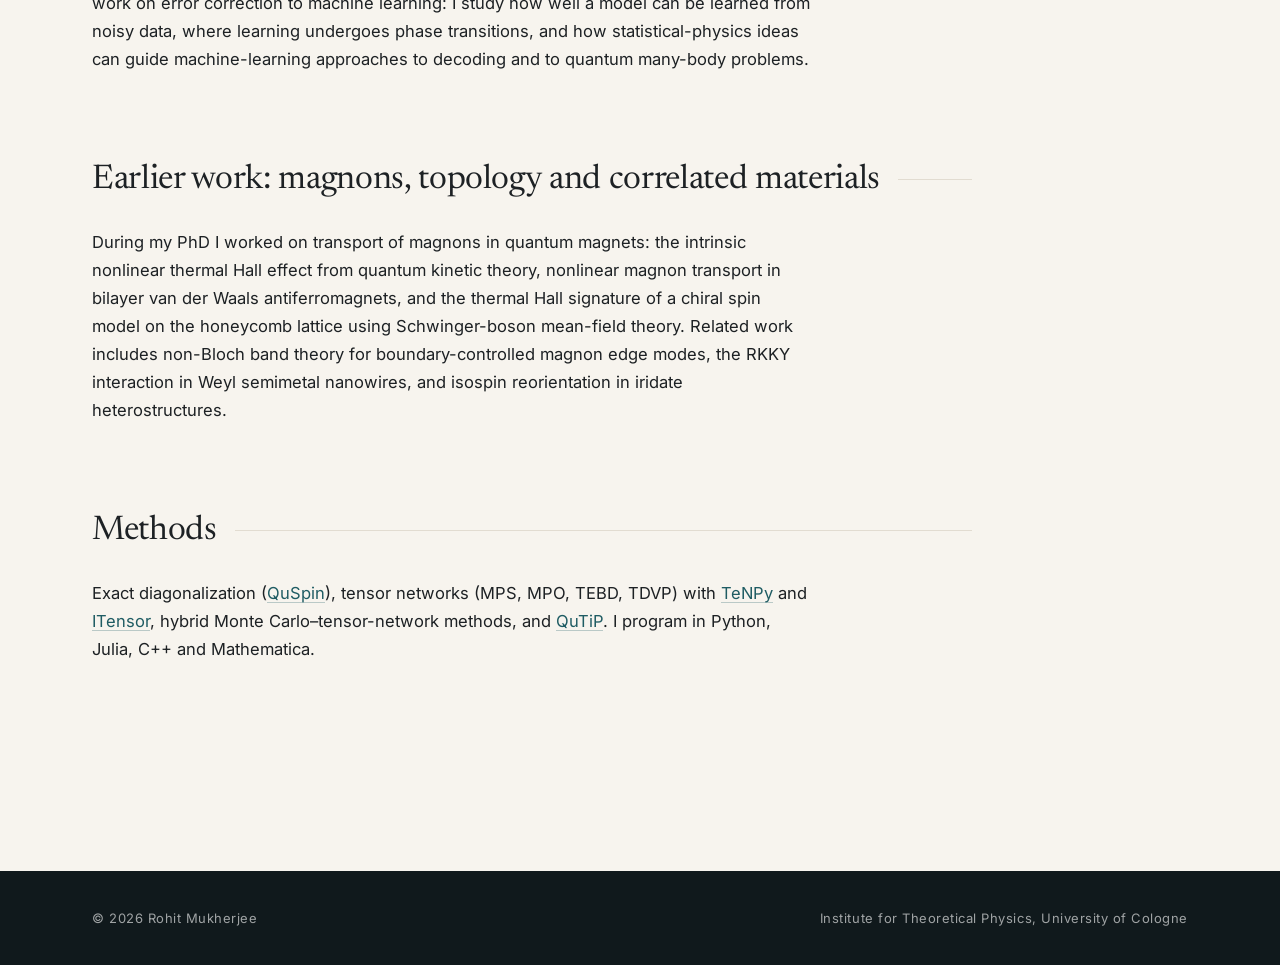
<file: research/index.html>
<!DOCTYPE html>
<html lang="en">
  <head>
    <meta charset="UTF-8" />
    <meta name="viewport" content="width=device-width, initial-scale=1.0" />
    <title>Research Interests | Rohit Mukherjee</title>
    <meta name="description" content="Rohit Mukherjee, Alexander von Humboldt postdoctoral fellow at the Institute for Theoretical Physics, University of Cologne. Nonequilibrium quantum many-body physics and statistical mechanics of quantum error correction." />
    <link href="/assets/fonts/fonts.css" rel="stylesheet" />
    <link rel="stylesheet" href="/assets/site.css" />
  </head>
  <body class="has-hero">
    <header class="topbar">
      <div class="topbar-inner">
        <a class="brand" href="/">Rohit Mukherjee</a>
        <input class="nav-toggle" id="nav-toggle" type="checkbox" />
        <label class="nav-toggle-label" for="nav-toggle" aria-label="Menu"><span></span><span></span><span></span></label>
        <nav class="topnav" aria-label="Primary">
          <a href="/">Home</a>
          <a href="/research/" aria-current="page">Research</a>
          <a href="/publications/">Publications</a>
          <a href="/talks/">Talks</a>
          <a href="/teaching/">Teaching</a>
          <a href="/conferences/">Conferences</a>
          <a href="/notes/">Notes</a>
          <a href="/links/">Links</a>
        </nav>
      </div>
    </header>
    <section class="banner banner-research" style="background-image: url('/assets/img/forest.jpg'); background-size: cover; background-position: center 30%">
      <div class="banner-inner">
        <h1>Research Interests</h1>
      </div>
    </section>
    <main class="page">
      <div class="prose">
        <p>I study quantum many-body systems out of equilibrium, the statistical mechanics behind quantum error correction, and the use of machine learning in physics. Below is a short description of the main directions, with the related papers listed on the <a href="/publications/">Publications</a> page.</p>
      </div>
      <section class="section">
        <h2>Driven superconducting circuits and quantum processors</h2>
        <div class="prose">
          <p>Superconducting quantum processors are built from nonlinear circuits such as transmons and fluxonium qubits. Periodic driving gives a direct handle on these circuits: a well-chosen drive can suppress unwanted dynamics and make the qubits more robust. I study how far this can be pushed, using exactly solvable models together with numerics.</p>
          <p>In arrays of coupled transmons, excitations spread chaotically between neighbouring qubits; I showed that a periodic drive can arrest this chaotic dynamics. In a single driven circuit, the drive can be used to fix the anharmonicity of the qubit (the &ldquo;frozonium&rdquo;), which protects the computational levels. I also study how a driven many-body system eventually absorbs energy from the drive and heats up, since this sets the lifetime of such protected regimes, and I am interested in optimal control of quantum processors.</p>
        </div>
      </section>
      <section class="section">
        <h2>Statistical mechanics of quantum error correction</h2>
        <div class="prose">
          <p>Optimal decoding of a topological code under noise maps onto a disordered classical spin model. For the toric code with bit-flip errors this is the random-bond Ising model, and the optimal error threshold is the multicritical point on its Nishimori line. The same structure appears in Bayesian inference, where the Nishimori line is the condition that the model used for inference matches the model that produced the data.</p>
          <p>I work on estimating Nishimori thresholds for Bayesian inference and for decoding <i>Z<sub>q</sub></i> surface codes, and, with collaborators in Cologne and Santa Barbara, on learning Potts models and <i>Z</i><sub>3</sub> toric codes, where both ordinary and higher Nishimori criticality appear.</p>
        </div>
      </section>
      <section class="section">
        <h2>Machine learning for physics</h2>
        <div class="prose">
          <p>Learning a model from data and decoding a quantum code are both problems of statistical inference, and the Nishimori line is exactly where inference is optimal. This connects my work on error correction to machine learning: I study how well a model can be learned from noisy data, where learning undergoes phase transitions, and how statistical-physics ideas can guide machine-learning approaches to decoding and to quantum many-body problems.</p>
        </div>
      </section>
      <section class="section">
        <h2>Earlier work: magnons, topology and correlated materials</h2>
        <div class="prose">
          <p>During my PhD I worked on transport of magnons in quantum magnets: the intrinsic nonlinear thermal Hall effect from quantum kinetic theory, nonlinear magnon transport in bilayer van der Waals antiferromagnets, and the thermal Hall signature of a chiral spin model on the honeycomb lattice using Schwinger-boson mean-field theory. Related work includes non-Bloch band theory for boundary-controlled magnon edge modes, the RKKY interaction in Weyl semimetal nanowires, and isospin reorientation in iridate heterostructures.</p>
        </div>
      </section>
      <section class="section">
        <h2>Methods</h2>
        <div class="prose">
          <p>Exact diagonalization (<a href="https://quspin.github.io/QuSpin/">QuSpin</a>), tensor networks (MPS, MPO, TEBD, TDVP) with <a href="https://tenpy.readthedocs.io/">TeNPy</a> and <a href="https://itensor.org/">ITensor</a>, hybrid Monte Carlo&ndash;tensor-network methods, and <a href="https://qutip.org/">QuTiP</a>. I program in Python, Julia, C++ and Mathematica.</p>
        </div>
      </section>
    </main>

    <footer class="footer">
      <div class="footer-inner">
        <span>&copy; 2026 Rohit Mukherjee</span>
        <span>Institute for Theoretical Physics, University of Cologne</span>
      </div>
    </footer>
  </body>
</html>
</file>
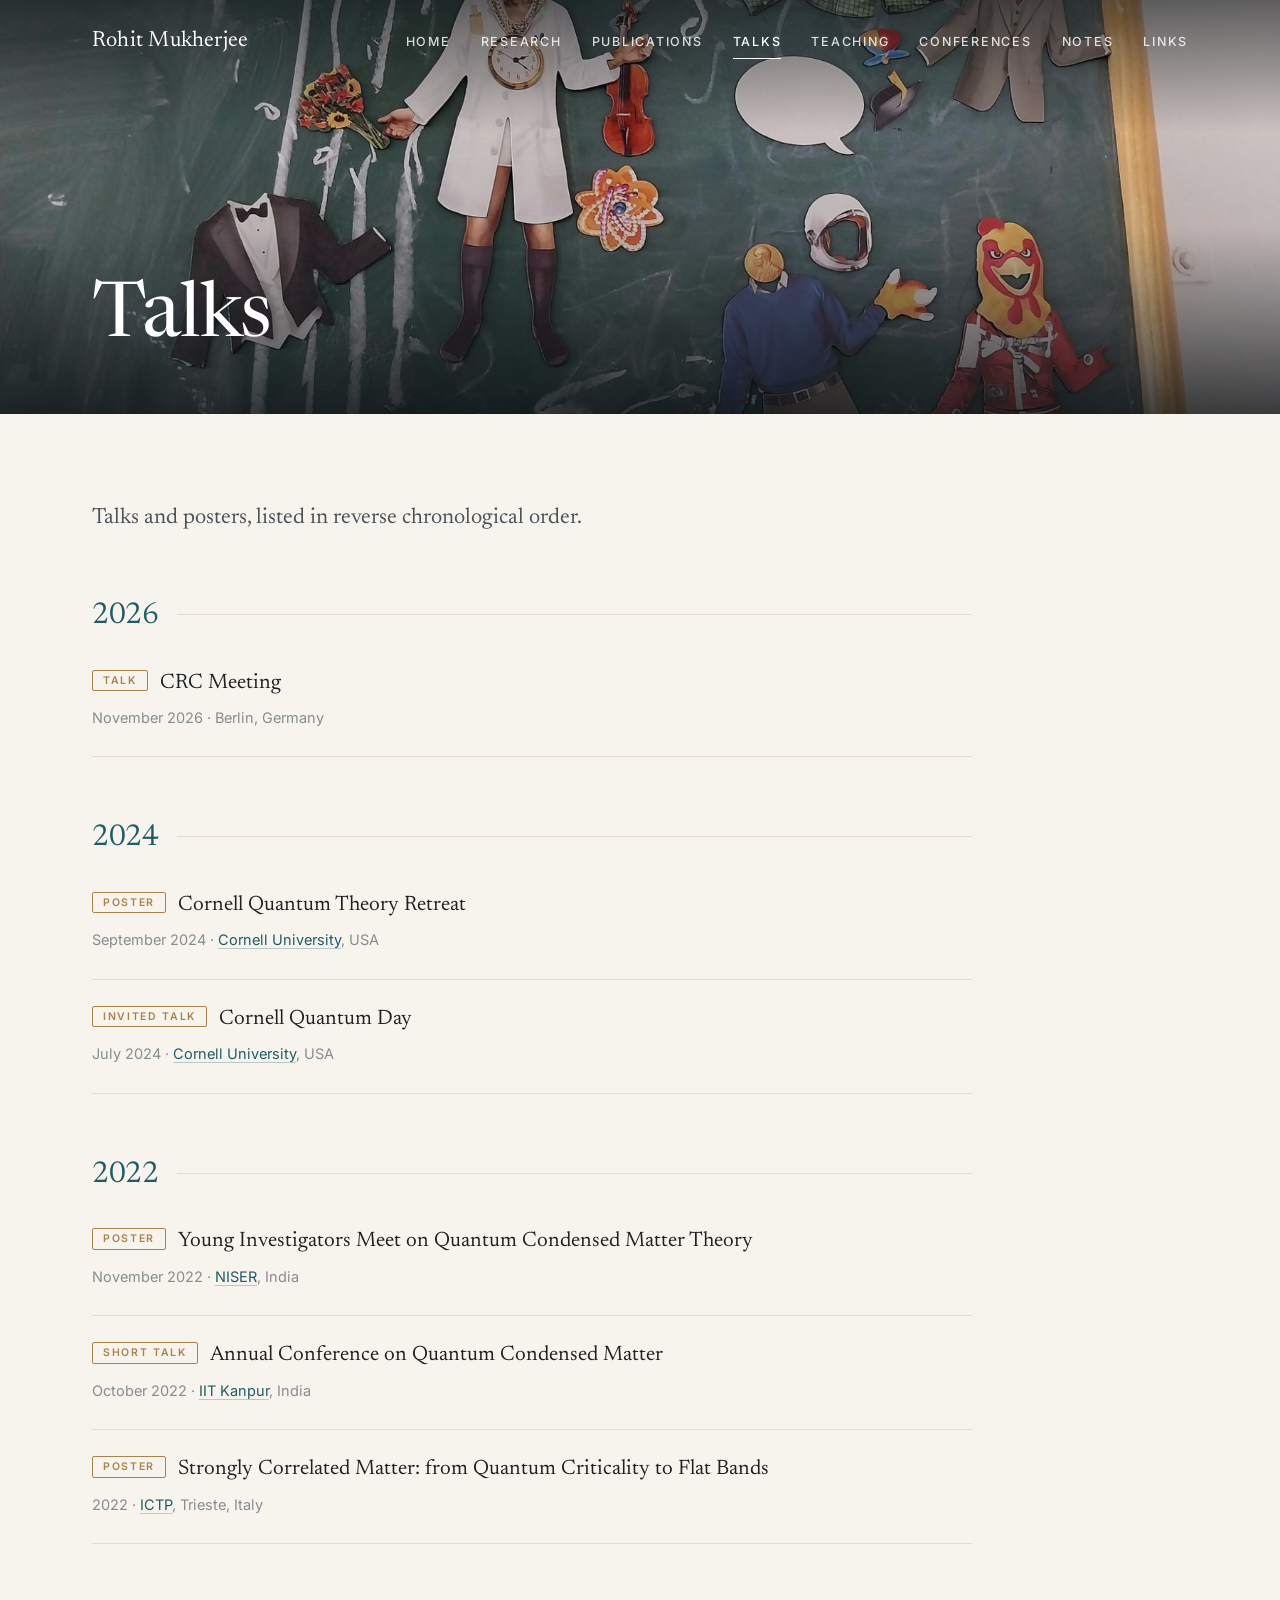
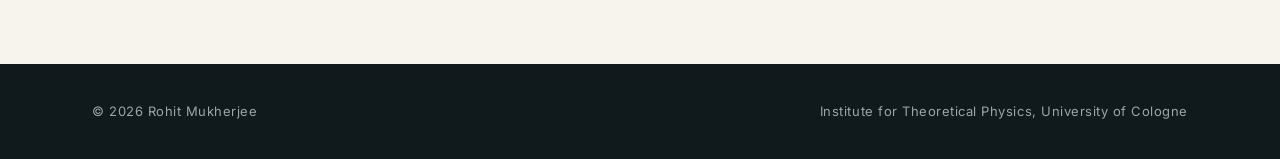
<file: talks/index.html>
<!DOCTYPE html>
<html lang="en">
  <head>
    <meta charset="UTF-8" />
    <meta name="viewport" content="width=device-width, initial-scale=1.0" />
    <title>Talks | Rohit Mukherjee</title>
    <meta name="description" content="Rohit Mukherjee, Alexander von Humboldt postdoctoral fellow at the Institute for Theoretical Physics, University of Cologne. Nonequilibrium quantum many-body physics and statistical mechanics of quantum error correction." />
    <link href="/assets/fonts/fonts.css" rel="stylesheet" />
    <link rel="stylesheet" href="/assets/site.css" />
  </head>
  <body class="has-hero">
    <header class="topbar">
      <div class="topbar-inner">
        <a class="brand" href="/">Rohit Mukherjee</a>
        <input class="nav-toggle" id="nav-toggle" type="checkbox" />
        <label class="nav-toggle-label" for="nav-toggle" aria-label="Menu"><span></span><span></span><span></span></label>
        <nav class="topnav" aria-label="Primary">
          <a href="/">Home</a>
          <a href="/research/">Research</a>
          <a href="/publications/">Publications</a>
          <a href="/talks/" aria-current="page">Talks</a>
          <a href="/teaching/">Teaching</a>
          <a href="/conferences/">Conferences</a>
          <a href="/notes/">Notes</a>
          <a href="/links/">Links</a>
        </nav>
      </div>
    </header>
    <section class="banner banner-talks" style="background-image: url('/assets/img/talks.jpg'); background-size: cover; background-position: center 30%">
      <div class="banner-inner">
        <h1>Talks</h1>
      </div>
    </section>
    <main class="page">
      <p class="page-intro">Talks and posters, listed in reverse chronological order.</p>
      <h2 class="year-heading">2026</h2>
      <ul class="entries">
        <li class="entry">
          <p class="entry-title"><span class="pill">Talk</span>CRC Meeting</p>
          <p class="entry-meta">November 2026 &middot; Berlin, Germany</p>
          
        </li>
      </ul>
      <h2 class="year-heading">2024</h2>
      <ul class="entries">
        <li class="entry">
          <p class="entry-title"><span class="pill">Poster</span>Cornell Quantum Theory Retreat</p>
          <p class="entry-meta">September 2024 &middot; <a href="https://www.cornell.edu/">Cornell University</a>, USA</p>
          
        </li>
        <li class="entry">
          <p class="entry-title"><span class="pill">Invited talk</span>Cornell Quantum Day</p>
          <p class="entry-meta">July 2024 &middot; <a href="https://www.cornell.edu/">Cornell University</a>, USA</p>
          
        </li>
      </ul>
      <h2 class="year-heading">2022</h2>
      <ul class="entries">
        <li class="entry">
          <p class="entry-title"><span class="pill">Poster</span>Young Investigators Meet on Quantum Condensed Matter Theory</p>
          <p class="entry-meta">November 2022 &middot; <a href="https://www.niser.ac.in/">NISER</a>, India</p>
          
        </li>
        <li class="entry">
          <p class="entry-title"><span class="pill">Short talk</span>Annual Conference on Quantum Condensed Matter</p>
          <p class="entry-meta">October 2022 &middot; <a href="https://www.iitk.ac.in/">IIT Kanpur</a>, India</p>
          
        </li>
        <li class="entry">
          <p class="entry-title"><span class="pill">Poster</span>Strongly Correlated Matter: from Quantum Criticality to Flat Bands</p>
          <p class="entry-meta">2022 &middot; <a href="https://www.ictp.it/">ICTP</a>, Trieste, Italy</p>
          
        </li>
      </ul>
    </main>

    <footer class="footer">
      <div class="footer-inner">
        <span>&copy; 2026 Rohit Mukherjee</span>
        <span>Institute for Theoretical Physics, University of Cologne</span>
      </div>
    </footer>
  </body>
</html>
</file>
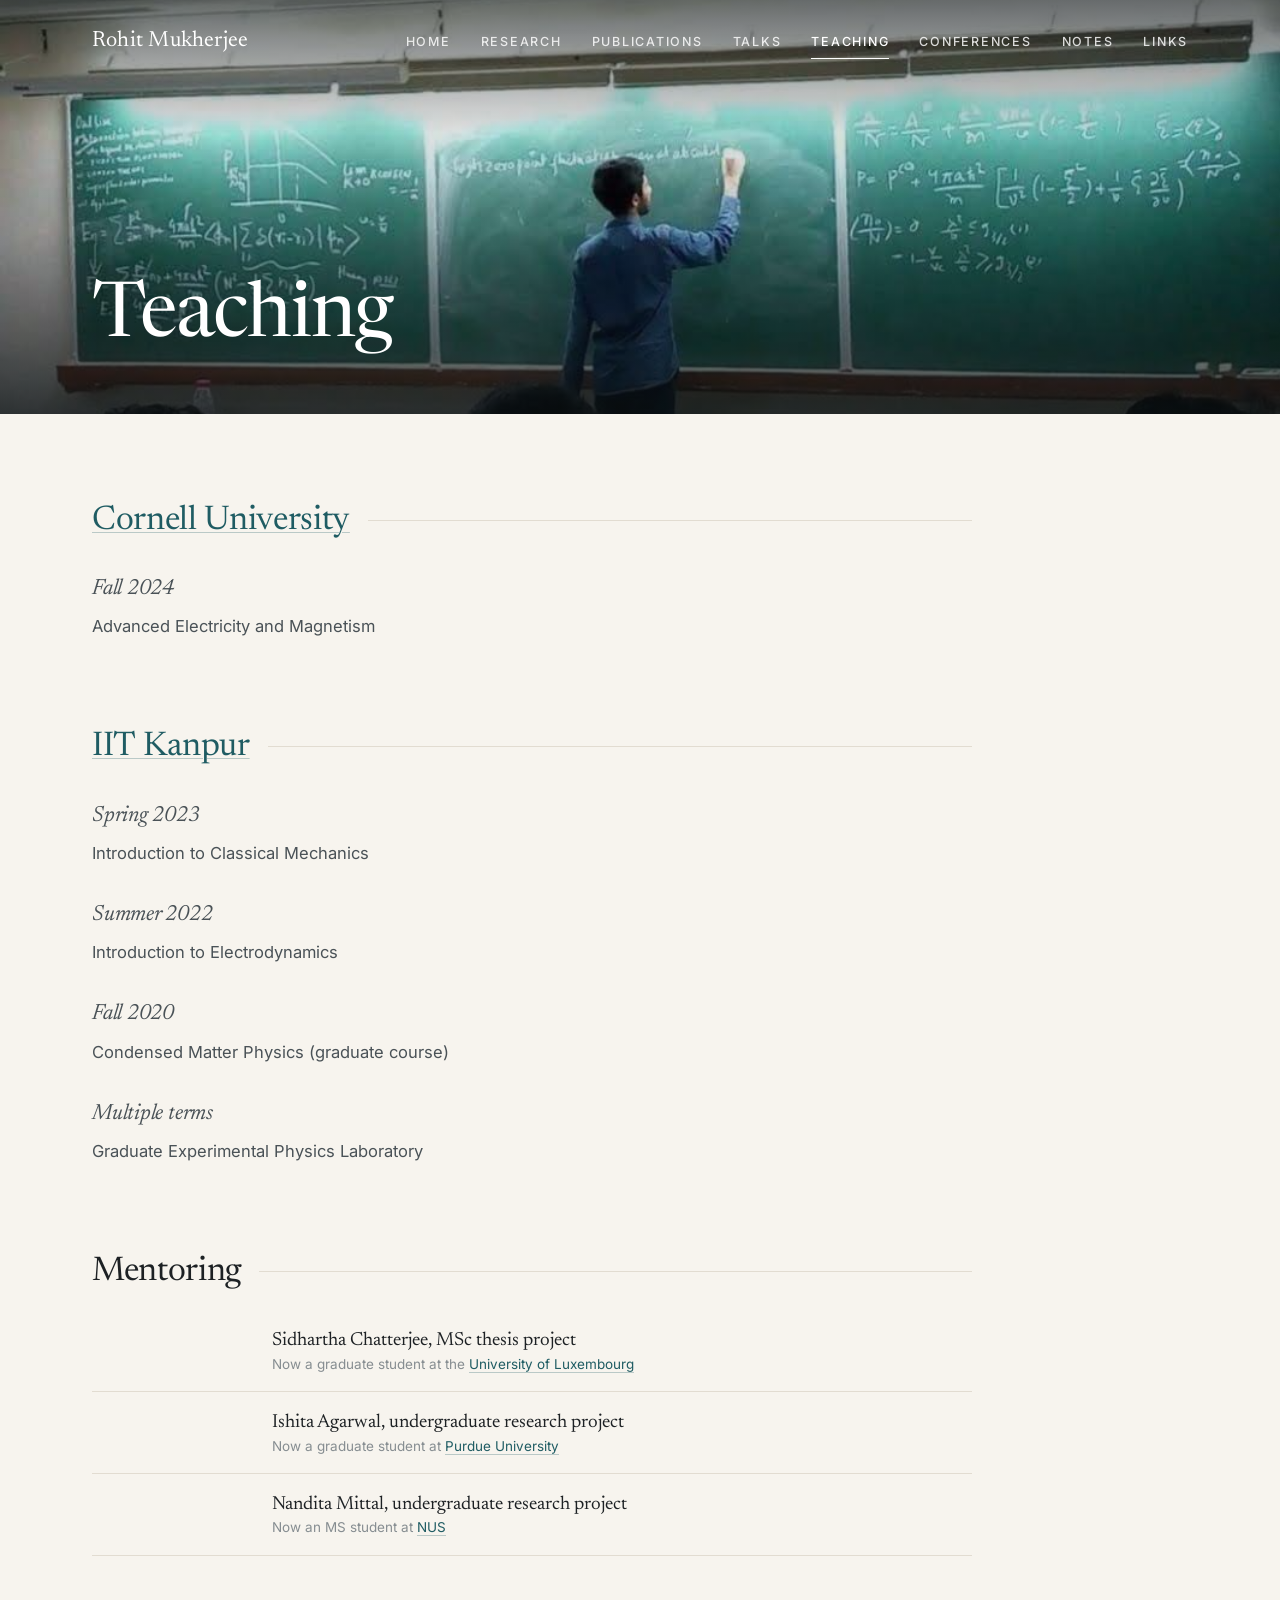
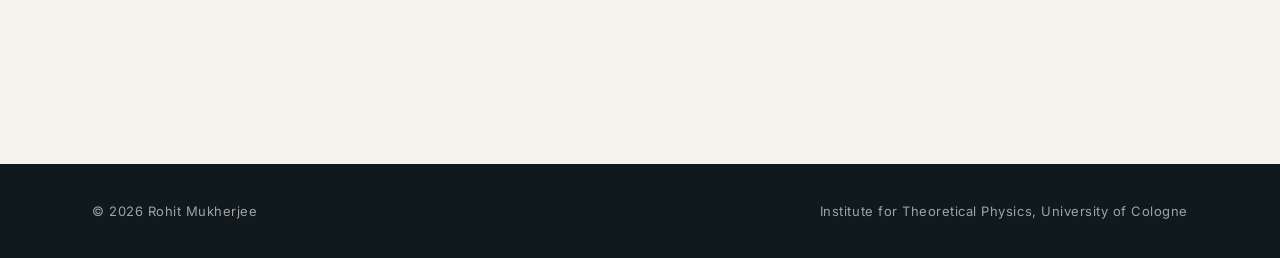
<file: teaching/index.html>
<!DOCTYPE html>
<html lang="en">
  <head>
    <meta charset="UTF-8" />
    <meta name="viewport" content="width=device-width, initial-scale=1.0" />
    <title>Teaching | Rohit Mukherjee</title>
    <meta name="description" content="Rohit Mukherjee, Alexander von Humboldt postdoctoral fellow at the Institute for Theoretical Physics, University of Cologne. Nonequilibrium quantum many-body physics and statistical mechanics of quantum error correction." />
    <link href="/assets/fonts/fonts.css" rel="stylesheet" />
    <link rel="stylesheet" href="/assets/site.css" />
  </head>
  <body class="has-hero">
    <header class="topbar">
      <div class="topbar-inner">
        <a class="brand" href="/">Rohit Mukherjee</a>
        <input class="nav-toggle" id="nav-toggle" type="checkbox" />
        <label class="nav-toggle-label" for="nav-toggle" aria-label="Menu"><span></span><span></span><span></span></label>
        <nav class="topnav" aria-label="Primary">
          <a href="/">Home</a>
          <a href="/research/">Research</a>
          <a href="/publications/">Publications</a>
          <a href="/talks/">Talks</a>
          <a href="/teaching/" aria-current="page">Teaching</a>
          <a href="/conferences/">Conferences</a>
          <a href="/notes/">Notes</a>
          <a href="/links/">Links</a>
        </nav>
      </div>
    </header>
    <section class="banner banner-teaching" style="background-image: url('/assets/img/teaching.jpg'); background-size: cover; background-position: center 45%">
      <div class="banner-inner">
        <h1>Teaching</h1>
      </div>
    </section>
    <main class="page">
      <section class="section">
        <h2><a href="https://www.cornell.edu/">Cornell University</a></h2>
        <h3>Fall 2024</h3>
        <p class="entry-text">Advanced Electricity and Magnetism</p>
      </section>
      <section class="section">
        <h2><a href="https://www.iitk.ac.in/">IIT Kanpur</a></h2>
        <h3>Spring 2023</h3>
        <p class="entry-text">Introduction to Classical Mechanics</p>
        <h3>Summer 2022</h3>
        <p class="entry-text">Introduction to Electrodynamics</p>
        <h3>Fall 2020</h3>
        <p class="entry-text">Condensed Matter Physics (graduate course)</p>
        <h3>Multiple terms</h3>
        <p class="entry-text">Graduate Experimental Physics Laboratory</p>
      </section>
      <section class="section">
        <h2>Mentoring</h2>
        <ul class="facts">
          <li><span class="fact-when"></span><span class="fact-text">Sidhartha Chatterjee, MSc thesis project<span class="fact-sub">Now a graduate student at the <a href="https://www.uni.lu/">University of Luxembourg</a></span></span></li>
          <li><span class="fact-when"></span><span class="fact-text">Ishita Agarwal, undergraduate research project<span class="fact-sub">Now a graduate student at <a href="https://www.purdue.edu/">Purdue University</a></span></span></li>
          <li><span class="fact-when"></span><span class="fact-text">Nandita Mittal, undergraduate research project<span class="fact-sub">Now an MS student at <a href="https://www.nus.edu.sg/">NUS</a></span></span></li>
        </ul>
      </section>
    </main>

    <footer class="footer">
      <div class="footer-inner">
        <span>&copy; 2026 Rohit Mukherjee</span>
        <span>Institute for Theoretical Physics, University of Cologne</span>
      </div>
    </footer>
  </body>
</html>
</file>
<file: assets/fonts/fonts.css>
/* latin-ext */
@font-face {
  font-family: 'Inter';
  font-style: normal;
  font-weight: 400;
  font-display: swap;
  src: url(/assets/fonts/inter-normal-latin-ext.woff2) format('woff2');
  unicode-range: U+0100-02BA, U+02BD-02C5, U+02C7-02CC, U+02CE-02D7, U+02DD-02FF, U+0304, U+0308, U+0329, U+1D00-1DBF, U+1E00-1E9F, U+1EF2-1EFF, U+2020, U+20A0-20AB, U+20AD-20C0, U+2113, U+2C60-2C7F, U+A720-A7FF;
}
/* latin */
@font-face {
  font-family: 'Inter';
  font-style: normal;
  font-weight: 400;
  font-display: swap;
  src: url(/assets/fonts/inter-normal-latin.woff2) format('woff2');
  unicode-range: U+0000-00FF, U+0131, U+0152-0153, U+02BB-02BC, U+02C6, U+02DA, U+02DC, U+0304, U+0308, U+0329, U+2000-206F, U+20AC, U+2122, U+2191, U+2193, U+2212, U+2215, U+FEFF, U+FFFD;
}
/* latin-ext */
@font-face {
  font-family: 'Inter';
  font-style: normal;
  font-weight: 500;
  font-display: swap;
  src: url(/assets/fonts/inter-normal-latin-ext.woff2) format('woff2');
  unicode-range: U+0100-02BA, U+02BD-02C5, U+02C7-02CC, U+02CE-02D7, U+02DD-02FF, U+0304, U+0308, U+0329, U+1D00-1DBF, U+1E00-1E9F, U+1EF2-1EFF, U+2020, U+20A0-20AB, U+20AD-20C0, U+2113, U+2C60-2C7F, U+A720-A7FF;
}
/* latin */
@font-face {
  font-family: 'Inter';
  font-style: normal;
  font-weight: 500;
  font-display: swap;
  src: url(/assets/fonts/inter-normal-latin.woff2) format('woff2');
  unicode-range: U+0000-00FF, U+0131, U+0152-0153, U+02BB-02BC, U+02C6, U+02DA, U+02DC, U+0304, U+0308, U+0329, U+2000-206F, U+20AC, U+2122, U+2191, U+2193, U+2212, U+2215, U+FEFF, U+FFFD;
}
/* latin-ext */
@font-face {
  font-family: 'Inter';
  font-style: normal;
  font-weight: 600;
  font-display: swap;
  src: url(/assets/fonts/inter-normal-latin-ext.woff2) format('woff2');
  unicode-range: U+0100-02BA, U+02BD-02C5, U+02C7-02CC, U+02CE-02D7, U+02DD-02FF, U+0304, U+0308, U+0329, U+1D00-1DBF, U+1E00-1E9F, U+1EF2-1EFF, U+2020, U+20A0-20AB, U+20AD-20C0, U+2113, U+2C60-2C7F, U+A720-A7FF;
}
/* latin */
@font-face {
  font-family: 'Inter';
  font-style: normal;
  font-weight: 600;
  font-display: swap;
  src: url(/assets/fonts/inter-normal-latin.woff2) format('woff2');
  unicode-range: U+0000-00FF, U+0131, U+0152-0153, U+02BB-02BC, U+02C6, U+02DA, U+02DC, U+0304, U+0308, U+0329, U+2000-206F, U+20AC, U+2122, U+2191, U+2193, U+2212, U+2215, U+FEFF, U+FFFD;
}
/* latin-ext */
@font-face {
  font-family: 'Newsreader';
  font-style: italic;
  font-weight: 400;
  font-display: swap;
  src: url(/assets/fonts/newsreader-italic-latin-ext.woff2) format('woff2');
  unicode-range: U+0100-02BA, U+02BD-02C5, U+02C7-02CC, U+02CE-02D7, U+02DD-02FF, U+0304, U+0308, U+0329, U+1D00-1DBF, U+1E00-1E9F, U+1EF2-1EFF, U+2020, U+20A0-20AB, U+20AD-20C0, U+2113, U+2C60-2C7F, U+A720-A7FF;
}
/* latin */
@font-face {
  font-family: 'Newsreader';
  font-style: italic;
  font-weight: 400;
  font-display: swap;
  src: url(/assets/fonts/newsreader-italic-latin.woff2) format('woff2');
  unicode-range: U+0000-00FF, U+0131, U+0152-0153, U+02BB-02BC, U+02C6, U+02DA, U+02DC, U+0304, U+0308, U+0329, U+2000-206F, U+20AC, U+2122, U+2191, U+2193, U+2212, U+2215, U+FEFF, U+FFFD;
}
/* latin-ext */
@font-face {
  font-family: 'Newsreader';
  font-style: normal;
  font-weight: 400;
  font-display: swap;
  src: url(/assets/fonts/newsreader-normal-latin-ext.woff2) format('woff2');
  unicode-range: U+0100-02BA, U+02BD-02C5, U+02C7-02CC, U+02CE-02D7, U+02DD-02FF, U+0304, U+0308, U+0329, U+1D00-1DBF, U+1E00-1E9F, U+1EF2-1EFF, U+2020, U+20A0-20AB, U+20AD-20C0, U+2113, U+2C60-2C7F, U+A720-A7FF;
}
/* latin */
@font-face {
  font-family: 'Newsreader';
  font-style: normal;
  font-weight: 400;
  font-display: swap;
  src: url(/assets/fonts/newsreader-normal-latin.woff2) format('woff2');
  unicode-range: U+0000-00FF, U+0131, U+0152-0153, U+02BB-02BC, U+02C6, U+02DA, U+02DC, U+0304, U+0308, U+0329, U+2000-206F, U+20AC, U+2122, U+2191, U+2193, U+2212, U+2215, U+FEFF, U+FFFD;
}
/* latin-ext */
@font-face {
  font-family: 'Newsreader';
  font-style: normal;
  font-weight: 500;
  font-display: swap;
  src: url(/assets/fonts/newsreader-normal-latin-ext.woff2) format('woff2');
  unicode-range: U+0100-02BA, U+02BD-02C5, U+02C7-02CC, U+02CE-02D7, U+02DD-02FF, U+0304, U+0308, U+0329, U+1D00-1DBF, U+1E00-1E9F, U+1EF2-1EFF, U+2020, U+20A0-20AB, U+20AD-20C0, U+2113, U+2C60-2C7F, U+A720-A7FF;
}
/* latin */
@font-face {
  font-family: 'Newsreader';
  font-style: normal;
  font-weight: 500;
  font-display: swap;
  src: url(/assets/fonts/newsreader-normal-latin.woff2) format('woff2');
  unicode-range: U+0000-00FF, U+0131, U+0152-0153, U+02BB-02BC, U+02C6, U+02DA, U+02DC, U+0304, U+0308, U+0329, U+2000-206F, U+20AC, U+2122, U+2191, U+2193, U+2212, U+2215, U+FEFF, U+FFFD;
}
</file>
<file: assets/site.css>
/* ------------------------------------------------------------------
   Rohit Mukherjee — site styles
   Palette, type and spacing are set in :root; change them there.
   ------------------------------------------------------------------ */
:root {
  --paper: #f7f4ee;          /* page background */
  --paper-2: #efeae1;        /* subtle panels */
  --ink: #1d2124;            /* body text */
  --ink-soft: #4a5257;
  --muted: #868d91;          /* dates, author lists */
  --rule: #e2dcd1;           /* hairlines */
  --accent: #1f5c63;         /* links, headings accents (deep teal) */
  --accent-ink: #163f44;
  --brass: #a8834a;          /* small details */
  --night: #10191c;          /* dark surfaces */

  --serif: "Newsreader", "Iowan Old Style", Georgia, serif;
  --sans: "Inter", -apple-system, "Segoe UI", Helvetica, Arial, sans-serif;
  --mono: ui-monospace, "SF Mono", Menlo, monospace;

  --wide: 1160px;
  --text: 720px;
}

* { box-sizing: border-box; }
html { -webkit-text-size-adjust: 100%; scroll-behavior: smooth; }

body {
  margin: 0;
  background: var(--paper);
  color: var(--ink);
  font-family: var(--sans);
  font-size: 16.5px;
  line-height: 1.7;
  font-feature-settings: "ss01", "cv11";
  -webkit-font-smoothing: antialiased;
  text-rendering: optimizeLegibility;
}

a {
  color: var(--accent);
  text-decoration: underline;
  text-decoration-color: rgba(31, 92, 99, 0.28);
  text-decoration-thickness: 1px;
  text-underline-offset: 3px;
  transition: color 0.15s, text-decoration-color 0.15s;
}
a:hover { color: var(--accent-ink); text-decoration-color: currentColor; }

h1, h2, h3, h4 {
  font-family: var(--serif);
  font-weight: 400;
  color: var(--ink);
  line-height: 1.15;
  letter-spacing: -0.01em;
}
b, strong { font-weight: 600; }

/* ---------------- header ---------------- */
.topbar { position: relative; z-index: 30; }
.has-hero .topbar { position: absolute; top: 0; left: 0; right: 0; }
.plain .topbar { background: var(--night); }

.topbar-inner {
  max-width: var(--wide);
  margin: 0 auto;
  padding: 0 32px;
  height: 84px;
  display: flex;
  align-items: center;
  justify-content: space-between;
  gap: 24px;
}
.brand {
  font-family: var(--serif);
  font-size: 22px;
  letter-spacing: 0.01em;
  color: #fff;
  text-decoration: none;
  white-space: nowrap;
}
.brand:hover { color: #fff; }

.topnav { display: flex; gap: 30px; align-items: center; }
.topnav a {
  position: relative;
  color: rgba(255, 255, 255, 0.82);
  font-size: 12.5px;
  font-weight: 500;
  letter-spacing: 0.14em;
  text-transform: uppercase;
  text-decoration: none;
  padding: 6px 0;
  white-space: nowrap;
}
.topnav a::after {
  content: "";
  position: absolute;
  left: 0;
  right: 0;
  bottom: 0;
  height: 1px;
  background: currentColor;
  transform: scaleX(0);
  transform-origin: left;
  transition: transform 0.25s ease;
}
.topnav a:hover { color: #fff; }
.topnav a:hover::after, .topnav a[aria-current="page"]::after { transform: scaleX(1); }
.topnav a[aria-current="page"] { color: #fff; }

.nav-toggle, .nav-toggle-label { display: none; }

/* ---------------- hero banner ---------------- */
.banner {
  position: relative;
  min-height: 46vh;
  display: flex;
  align-items: flex-end;
  background-color: var(--night);
  background-size: cover;
  background-position: center;
  color: #fff;
  isolation: isolate;
}
.banner-home { min-height: 72vh; }
.banner::before {               /* legibility: dark at top (nav) and bottom (title) */
  content: "";
  position: absolute;
  inset: 0;
  z-index: -1;
  background:
    linear-gradient(180deg, rgba(10, 16, 18, 0.62) 0%, rgba(10, 16, 18, 0.12) 32%, rgba(10, 16, 18, 0.18) 55%, rgba(10, 16, 18, 0.78) 100%);
}
.banner-inner {
  width: 100%;
  max-width: var(--wide);
  margin: 0 auto;
  padding: 140px 32px 56px;
}
.banner h1 {
  margin: 0;
  color: #fff;
  font-size: clamp(40px, 6vw, 76px);
  font-weight: 400;
  letter-spacing: -0.015em;
  line-height: 1.02;
}
.banner-home h1 { font-size: clamp(48px, 8vw, 104px); }
.banner-sub {
  margin: 18px 0 0;
  font-size: 13px;
  font-weight: 500;
  letter-spacing: 0.2em;
  text-transform: uppercase;
  color: rgba(255, 255, 255, 0.85);
}
.banner-sub::before {
  content: "";
  display: inline-block;
  width: 36px;
  height: 1px;
  margin-right: 14px;
  vertical-align: middle;
  background: var(--brass);
}

/* ---------------- page body ---------------- */
.page {
  max-width: var(--wide);
  margin: 0 auto;
  padding: 88px 32px 120px;
}
.page > *:not(.home-grid) { max-width: 880px; }

.page-intro {
  font-family: var(--serif);
  font-size: 22px;
  line-height: 1.5;
  color: var(--ink-soft);
  margin: 0 0 64px;
  max-width: var(--text);
}
.prose { max-width: var(--text); }
.prose p { margin: 0 0 1.15em; }
.prose b { color: var(--ink); }

.section { margin: 0 0 88px; }
.section > h2, .year-heading {
  display: flex;
  align-items: baseline;
  gap: 18px;
  font-size: 34px;
  margin: 0 0 28px;
}
.section > h2::after, .year-heading::after {
  content: "";
  flex: 1;
  height: 1px;
  background: var(--rule);
  transform: translateY(-8px);
}
.section > h3 {
  font-size: 22px;
  font-style: italic;
  margin: 36px 0 10px;
  color: var(--ink-soft);
}
.year-heading { margin-top: 64px; font-size: 30px; color: var(--accent); }

/* home */
.home-grid {
  display: grid;
  grid-template-columns: minmax(0, 1.05fr) minmax(0, 1fr);
  gap: 72px;
  align-items: start;
  margin-bottom: 104px;
}
.home-grid .prose { font-size: 17.5px; }
.home-grid .prose p:first-child {
  font-family: var(--serif);
  font-size: 25px;
  line-height: 1.45;
  color: var(--ink);
}
.photo-card { margin: 0; }
.photo-card img {
  display: block;
  width: 100%;
  height: auto;
  border-radius: 3px;
}

.icon-row { display: flex; gap: 12px; margin-top: 36px; flex-wrap: wrap; }
.icon-row a {
  display: inline-flex;
  align-items: center;
  justify-content: center;
  width: 42px;
  height: 42px;
  border: 1px solid var(--rule);
  border-radius: 50%;
  color: var(--ink-soft);
  background: #fff;
  font-size: 11px;
  font-weight: 600;
  letter-spacing: 0.04em;
  text-decoration: none;
  transition: all 0.2s;
}
.icon-row a:hover { background: var(--accent); border-color: var(--accent); color: #fff; }
.icon-row svg { width: 18px; height: 18px; }

/* CV-style lists: date column | (marker) | title + place + note */
.facts { list-style: none; margin: 0; padding: 0; }
.facts li {
  display: grid;
  grid-template-columns: 132px minmax(0, 1fr);
  gap: 48px;
  padding: 18px 0;
  border-top: 1px solid var(--rule);
}
.facts li:last-child { border-bottom: 1px solid var(--rule); }
.fact-when {
  color: var(--brass);
  font-size: 12px;
  font-weight: 600;
  font-variant-numeric: tabular-nums;
  letter-spacing: 0.1em;
  text-transform: uppercase;
  padding-top: 5px;
}
.fact-text { font-family: var(--serif); font-size: 19px; line-height: 1.35; color: var(--ink); }
.fact-place { display: block; font-family: var(--sans); font-size: 14.5px; color: var(--ink-soft); margin-top: 3px; }
.fact-sub { display: block; font-family: var(--sans); font-size: 13.5px; color: var(--muted); margin-top: 1px; }
.fact-link { color: var(--ink); text-decoration: none; background-image: linear-gradient(var(--brass), var(--brass));
  background-size: 0 1px; background-repeat: no-repeat; background-position: 0 100%; transition: background-size .3s, color .2s; }
.fact-link::after { content: "\2197"; font-family: var(--sans); font-size: 12px; color: var(--brass); margin-left: 6px; vertical-align: 3px; }
.fact-link:hover { color: var(--accent); background-size: 100% 1px; }

/* Timeline variant: vertical line with markers, no row rules */
.timeline { position: relative; }
.timeline::before {
  content: "";
  position: absolute;
  top: 12px;
  bottom: 12px;
  left: 147px;
  width: 1px;
  background: linear-gradient(180deg, var(--brass), var(--rule));
}
.timeline li {
  grid-template-columns: 132px 30px minmax(0, 1fr);
  gap: 0 0;
  border: 0 !important;
  padding: 0 0 34px;
}
.timeline li:last-child { padding-bottom: 0; }
.timeline .fact-when { padding-right: 16px; }
.tl-dot {
  justify-self: center;
  margin-top: 7px;
  width: 11px;
  height: 11px;
  border-radius: 50%;
  background: var(--paper);
  border: 1.5px solid var(--brass);
  position: relative;
  z-index: 1;
}
.timeline .fact-text { padding-left: 18px; }
.timeline li.is-current .tl-dot { background: var(--accent); border-color: var(--accent); box-shadow: 0 0 0 5px rgba(31, 92, 99, 0.14); }
.timeline li.is-current .fact-when { color: var(--accent); }

/* entries (publications, talks, conferences, notes) */
.entries { list-style: none; margin: 0; padding: 0; }
.entry { padding: 26px 0; border-top: 1px solid var(--rule); }
.entry:last-child { border-bottom: 1px solid var(--rule); }
.section > h2 + .entries > .entry:first-child,
.section > h2 + .facts > li:first-child,
.year-heading + .entries > .entry:first-child { border-top: 0; padding-top: 8px; }
.entry-title {
  font-family: var(--serif);
  font-size: 21px;
  line-height: 1.35;
  color: var(--ink);
  margin: 0;
}
.entry-title a { color: var(--ink); text-decoration: none; }
.entry-title a:hover { color: var(--accent); }
.entry-meta { color: var(--muted); font-size: 14.5px; margin: 8px 0 0; }
.entry-meta b { color: var(--ink-soft); }
.entry-meta a { color: var(--accent); }
.entry-text { margin: 10px 0 0; color: var(--ink-soft); }
.entry-links {
  margin: 12px 0 0;
  display: flex;
  gap: 20px;
  flex-wrap: wrap;
  font-size: 12.5px;
  font-weight: 500;
  letter-spacing: 0.1em;
  text-transform: uppercase;
}
.entry-links a { text-decoration: none; }
.entry-links a::after { content: " \2192"; }

.pill {
  display: inline-block;
  margin-right: 12px;
  padding: 3px 10px 2px;
  border: 1px solid var(--brass);
  border-radius: 2px;
  color: var(--brass);
  font-family: var(--sans);
  font-size: 10.5px;
  font-weight: 600;
  letter-spacing: 0.16em;
  text-transform: uppercase;
  vertical-align: 4px;
}

.tag-row { display: flex; gap: 14px; flex-wrap: wrap; margin-top: 12px; }
.tag { font-size: 13px; color: var(--muted); }
.tag::before { content: "#"; color: var(--brass); margin-right: 1px; }

.empty { color: var(--muted); font-style: italic; }

/* embedded videos (Links page) */
.video-grid { display: grid; grid-template-columns: repeat(2, minmax(0, 1fr)); gap: 32px; }
.video { margin: 0; }
.video-frame { position: relative; aspect-ratio: 16 / 9; max-width: 100%; background: var(--night); border-radius: 3px; overflow: hidden; }
.video-frame iframe { position: absolute; inset: 0; width: 100%; height: 100%; border: 0; }
.video figcaption { font-family: var(--serif); font-size: 19px; margin-top: 12px; }
.feature-photo { margin: 0; max-width: 560px; }
.feature-photo img { display: block; width: 100%; height: auto; border-radius: 3px; }
.feature-photo figcaption { font-family: var(--sans); font-size: 14px; color: var(--muted); margin-top: 10px; line-height: 1.5; }
@media (max-width: 760px) { .video-grid { grid-template-columns: 1fr; } }
.video-links { margin-top: 28px; }
.resource-list { list-style: none; margin: 0 0 8px; padding: 0; }
.resource-list li { padding: 10px 0 10px 22px; border-top: 1px solid var(--rule); position: relative; }
.resource-list li:last-child { border-bottom: 1px solid var(--rule); }
.resource-list li::before { content: "\2192"; position: absolute; left: 0; color: var(--brass); }

/* ---------------- footer ---------------- */
.footer { background: var(--night); color: rgba(255, 255, 255, 0.6); font-size: 13px; }
.footer-inner {
  max-width: var(--wide);
  margin: 0 auto;
  padding: 36px 32px;
  display: flex;
  justify-content: space-between;
  gap: 16px;
  flex-wrap: wrap;
  letter-spacing: 0.04em;
}

/* ---------------- note (post) pages ---------------- */
.post-shell {
  max-width: var(--wide);
  margin: 0 auto;
  padding: 80px 32px 120px;
  display: grid;
  grid-template-columns: minmax(0, 1fr) 230px;
  gap: 72px;
  align-items: start;
}
.article-header { margin-bottom: 40px; padding-bottom: 32px; border-bottom: 1px solid var(--rule); }
.article-header h1 { font-size: clamp(34px, 4.5vw, 52px); margin: 10px 0 16px; }
.article-meta {
  color: var(--brass);
  margin: 0;
  font-size: 12.5px;
  font-weight: 500;
  letter-spacing: 0.16em;
  text-transform: uppercase;
}
.article-lede { font-family: var(--serif); color: var(--ink-soft); font-size: 21px; line-height: 1.5; margin: 0; }
.post-tags { display: flex; gap: 14px; flex-wrap: wrap; margin-top: 16px; }

.article-body { max-width: 740px; font-size: 17px; }
.article-body h2 { font-size: 32px; margin: 56px 0 14px; }
.article-body h3 { font-size: 23px; font-style: italic; margin: 36px 0 10px; }
.article-body p, .article-body li { line-height: 1.8; }
.article-body blockquote {
  margin: 28px 0;
  padding: 18px 24px;
  border-left: 2px solid var(--brass);
  background: var(--paper-2);
  font-family: var(--serif);
  font-size: 19px;
}
.article-body code { font-family: var(--mono); font-size: 0.86em; background: var(--paper-2); padding: 1px 5px; border-radius: 3px; }
.article-body pre { overflow-x: auto; background: var(--paper-2); padding: 16px 18px; border-radius: 4px; }
.article-body pre code { background: none; padding: 0; }
.article-body mjx-container[display="true"] { overflow-x: auto; overflow-y: hidden; max-width: 100%; }
.article-body table { border-collapse: collapse; margin: 18px 0; }
.article-body th, .article-body td { border-bottom: 1px solid var(--rule); padding: 8px 14px; }
.article-body img { max-width: 100%; }

.toc-card { position: sticky; top: 40px; font-size: 14px; }
.toc-label {
  margin: 0 0 12px;
  font-weight: 600;
  color: var(--brass);
  letter-spacing: 0.16em;
  text-transform: uppercase;
  font-size: 11px;
}
.toc-list { list-style: none; margin: 0; padding: 0 0 0 16px; border-left: 1px solid var(--rule); }
.toc-item { margin: 8px 0; line-height: 1.4; }
.toc-item a { color: var(--muted); text-decoration: none; }
.toc-item a:hover { color: var(--accent); }
.toc-item-sub { padding-left: 14px; font-size: 13px; }
.toc-empty { color: var(--muted); }
.error-panel { padding: 20px; border: 1px solid var(--rule); background: #fff; }

/* ---------------- small screens ---------------- */
@media (max-width: 1000px) {
  .nav-toggle-label {
    display: inline-flex;
    flex-direction: column;
    gap: 6px;
    cursor: pointer;
    padding: 8px;
  }
  .nav-toggle-label span { width: 24px; height: 1.5px; background: #fff; display: block; }
  .topnav {
    display: none;
    position: absolute;
    top: 84px;
    left: 0;
    right: 0;
    flex-direction: column;
    align-items: flex-start;
    gap: 0;
    padding: 8px 32px 20px;
    background: var(--night);
  }
  .topnav a { padding: 12px 0; }
  .nav-toggle:checked ~ .topnav { display: flex; }
}

@media (max-width: 860px) {
  body { font-size: 16px; }
  .home-grid { grid-template-columns: 1fr; gap: 56px; }
  .photo-card { max-width: 100%; order: -1; }
  .post-shell { grid-template-columns: 1fr; }
  .toc-card { display: none; }
  .banner { min-height: 38vh; }
  .banner-home { min-height: 56vh; }
  .page { padding: 56px 20px 88px; }
  .topbar-inner, .footer-inner, .post-shell, .banner-inner { padding-left: 20px; padding-right: 20px; }
  .banner-inner { padding-top: 120px; padding-bottom: 36px; }
  .section > h2 { font-size: 28px; }
  .home-grid .prose p:first-child { font-size: 21px; }
}

@media (max-width: 600px) {
  .facts li { grid-template-columns: 1fr; gap: 2px; }
  .timeline::before { left: 5px; }
  .timeline li { grid-template-columns: 30px minmax(0, 1fr); padding-bottom: 28px; }
  .timeline .fact-when { grid-column: 2; grid-row: 1; padding-left: 18px; }
  .timeline .tl-dot { grid-column: 1; grid-row: 1; justify-self: start; }
  .timeline .fact-text { grid-column: 2; }
}
</file>
